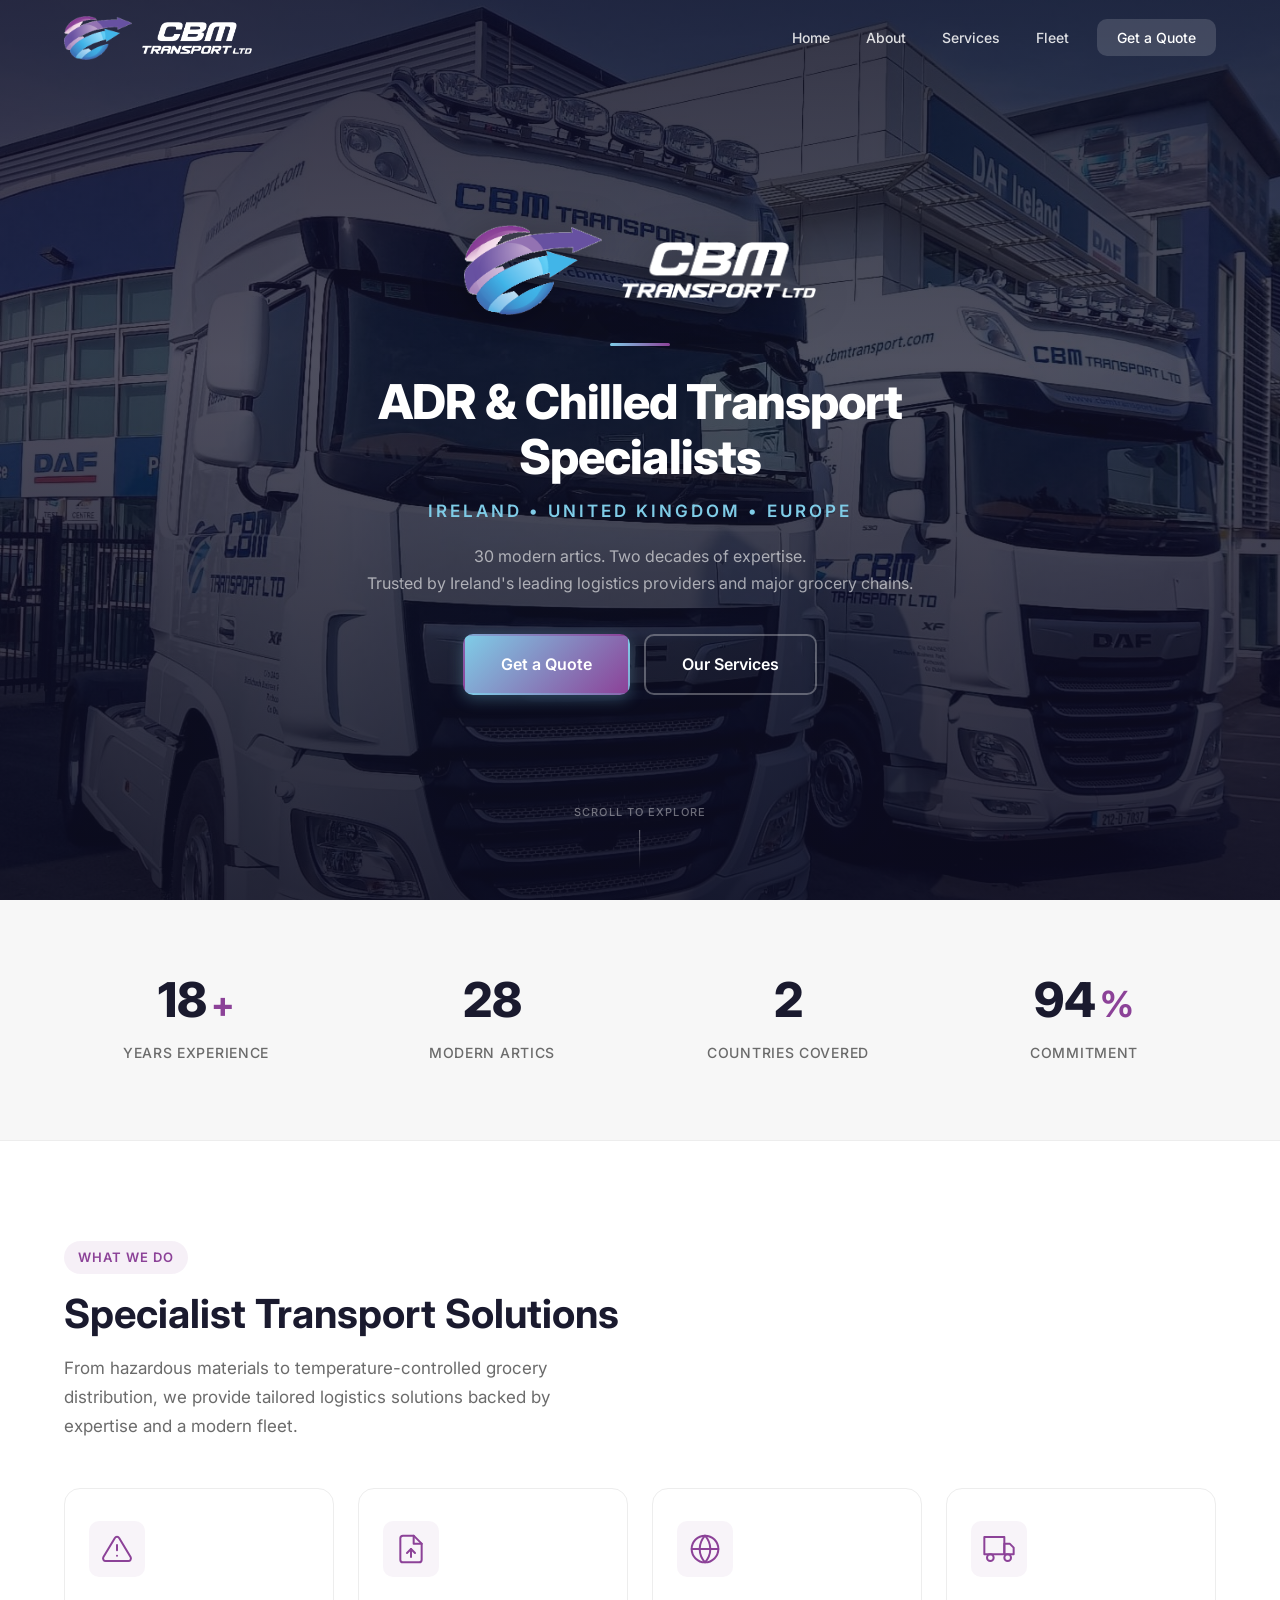
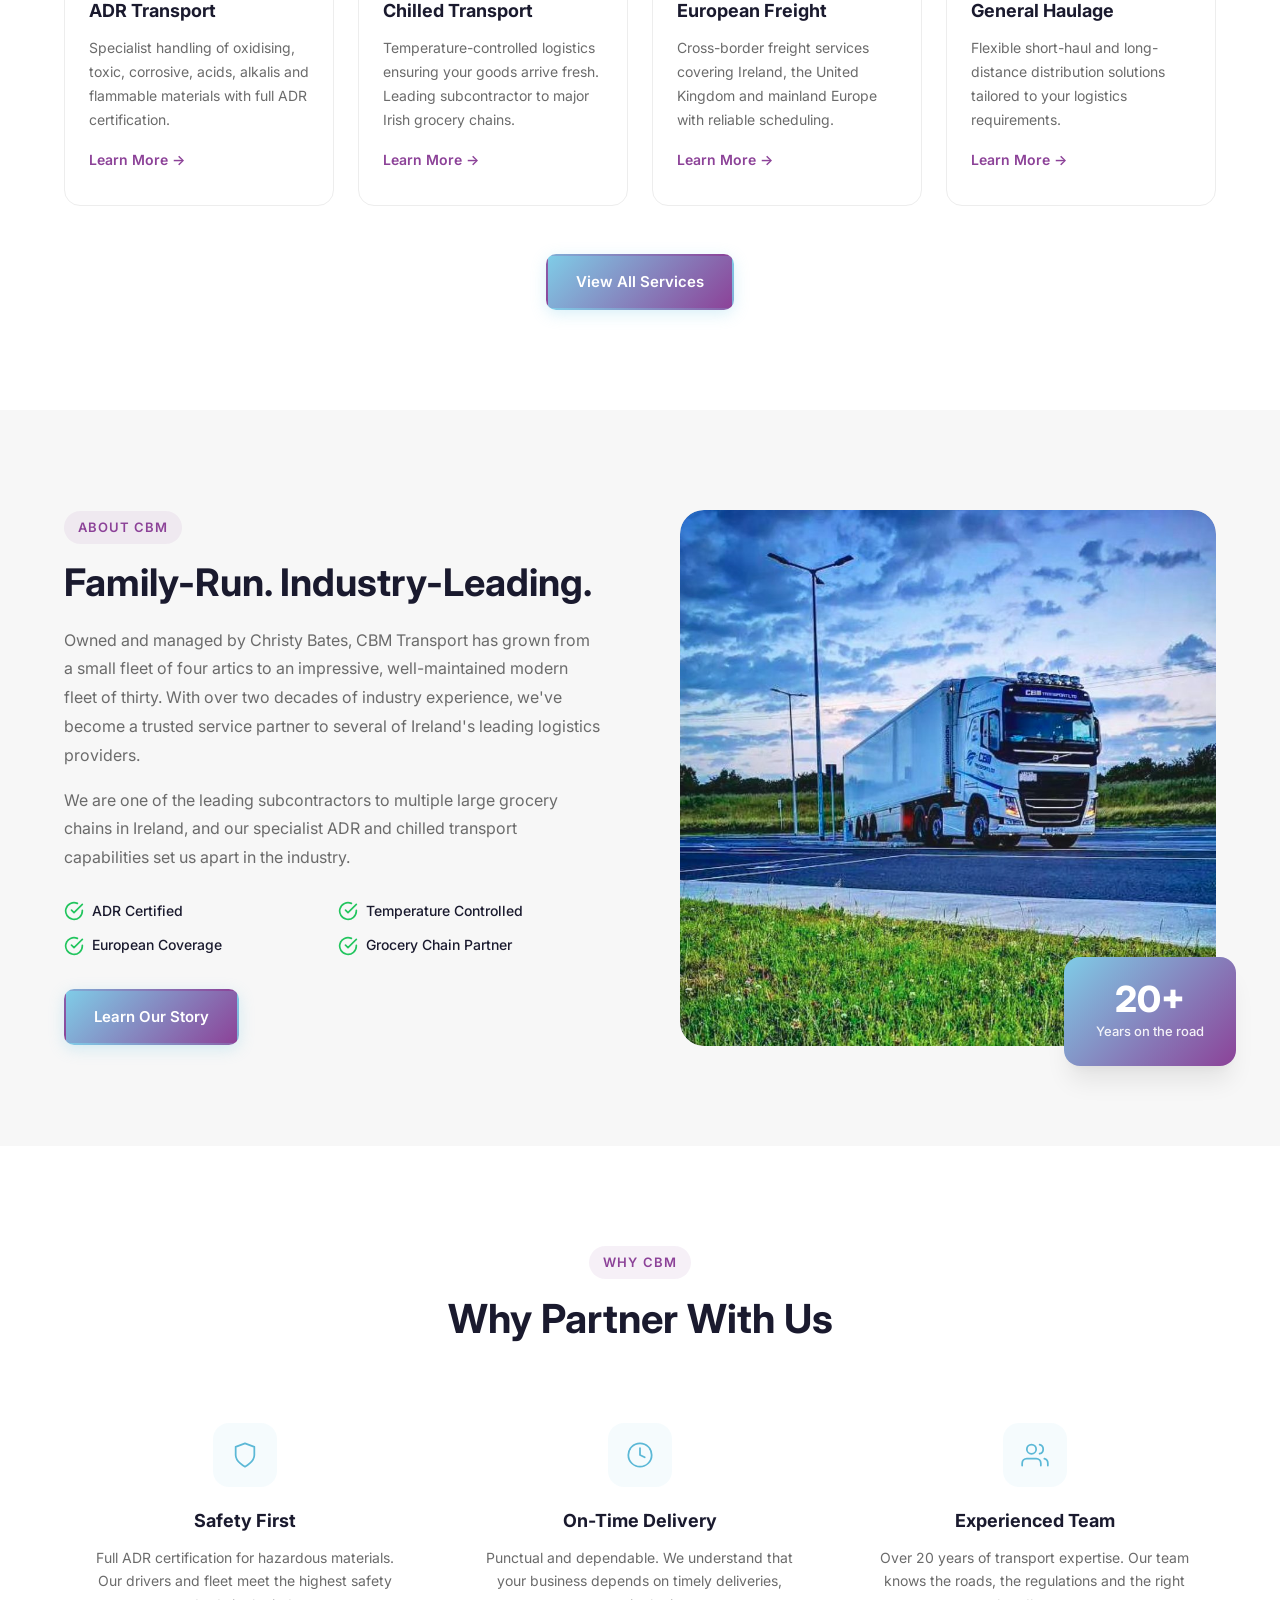
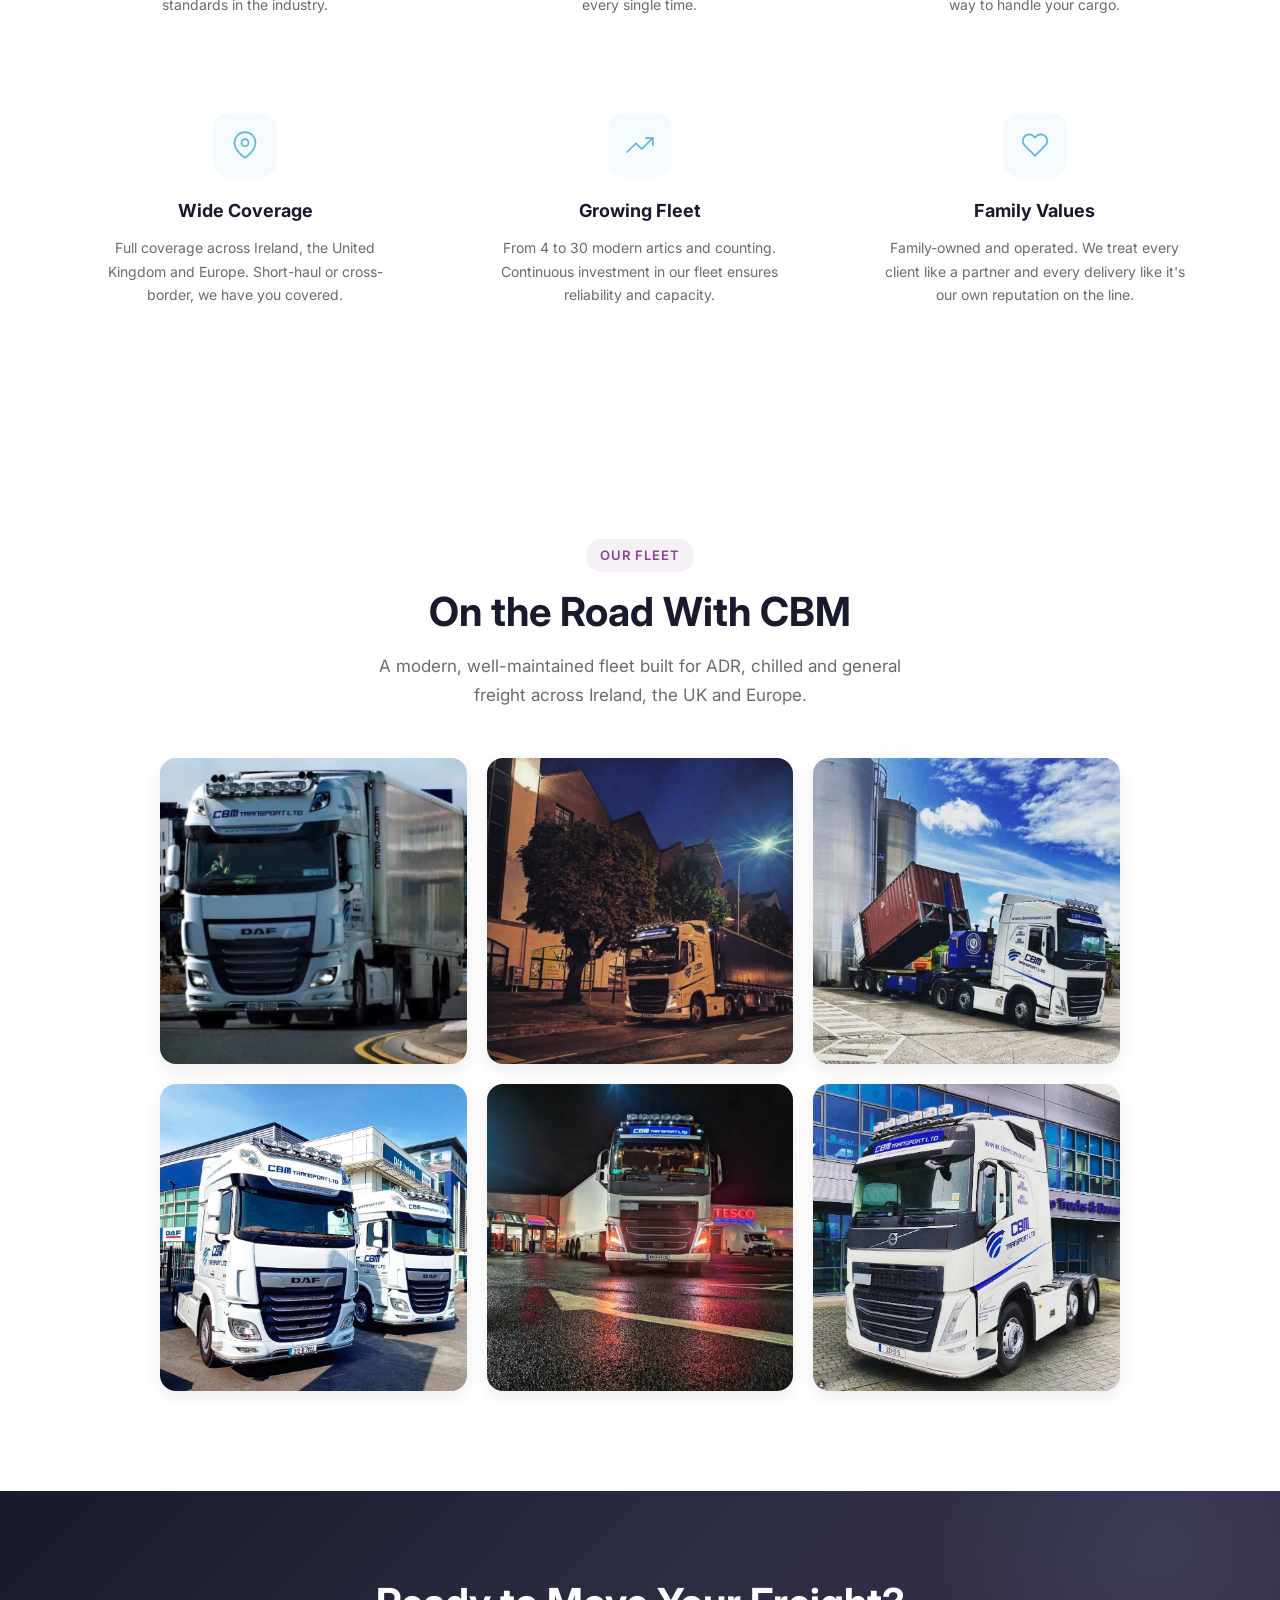
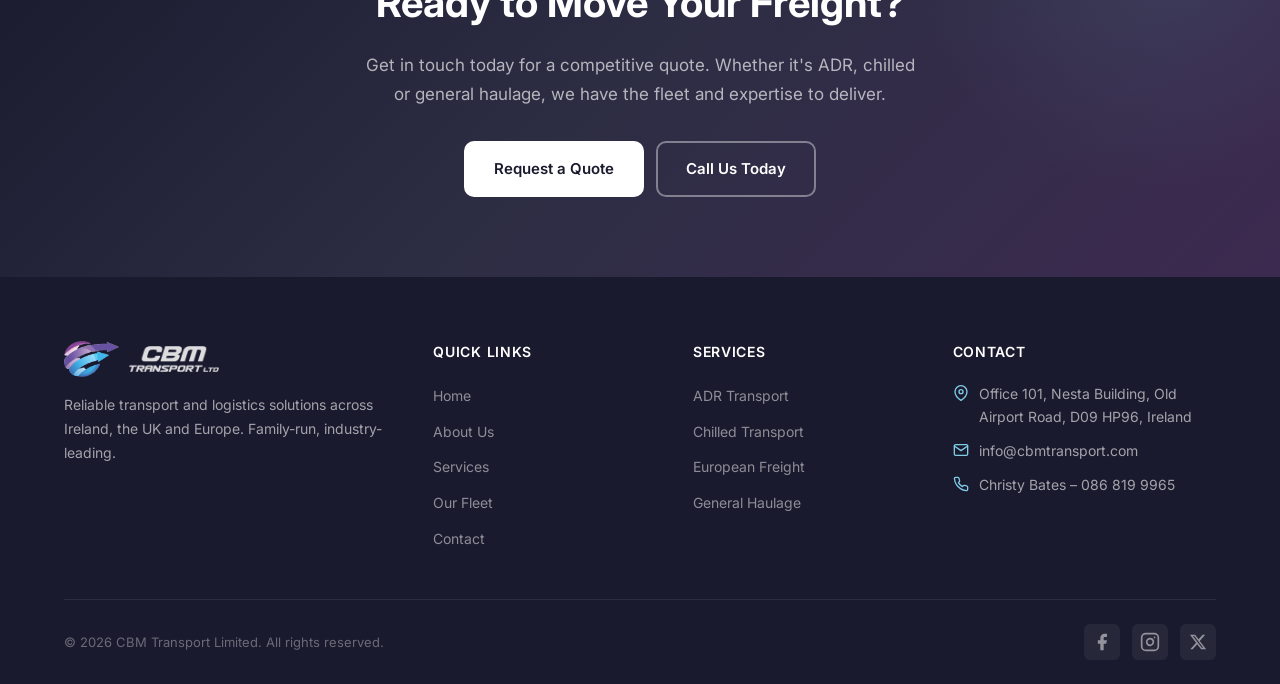
<file: index.html>
<!DOCTYPE html>
<html lang="en">
<head>
    <meta charset="UTF-8">
    <meta name="viewport" content="width=device-width, initial-scale=1.0">
    <meta name="description" content="CBM Transport - Ireland's trusted partner for freight, ADR, chilled transport and logistics across Ireland, UK and Europe.">
    <meta name="keywords" content="CBM Transport, Irish transport, freight, logistics, ADR transport, chilled transport, haulage Ireland">
    <title>CBM Transport | Reliable Logistics Across Ireland, UK &amp; Europe</title>
    <link rel="preconnect" href="https://fonts.googleapis.com">
    <link rel="preconnect" href="https://fonts.gstatic.com" crossorigin>
    <link href="https://fonts.googleapis.com/css2?family=Inter:wght@300;400;500;600;700;800&display=swap" rel="stylesheet">
    <link rel="stylesheet" href="css/style.css?v=2">
    <link rel="icon" type="image/svg+xml" href="images/favicon.svg">
</head>
<body>
    <!-- Navigation -->
    <header class="header" id="header">
        <div class="container">
            <nav class="nav">
                <a href="/" class="nav__logo">
                    <img src="images/logo-main.png" alt="CBM Transport Logo" class="nav__logo-icon-img">
                    <img src="images/logo-header.png" alt="CBM Transport Ltd" class="nav__logo-text-img">
                </a>
                <button class="nav__toggle" id="navToggle" aria-label="Toggle navigation">
                    <span></span>
                    <span></span>
                    <span></span>
                </button>
                <ul class="nav__menu" id="navMenu">
                    <li><a href="/" class="nav__link active">Home</a></li>
                    <li><a href="pages/about.html" class="nav__link">About</a></li>
                    <li><a href="pages/services.html" class="nav__link">Services</a></li>
                    <li><a href="pages/fleet.html" class="nav__link">Fleet</a></li>
                    <li><a href="pages/contact.html" class="nav__link nav__link--cta">Get a Quote</a></li>
                </ul>
            </nav>
        </div>
    </header>

    <!-- Hero Section -->
    <section class="hero hero--photo">
        <div class="hero__bg">
            <img src="images/fleet-truck.jpg" alt="CBM Transport Fleet" class="hero__bg-img">
            <div class="hero__overlay"></div>
        </div>
        <div class="hero__center-wrap">
            <div class="hero__branding">
                <img src="images/logo-main.png" alt="CBM Transport Logo" class="hero__logo-icon">
                <img src="images/logo-header.png" alt="CBM Transport Ltd" class="hero__logo-text">
            </div>
            <div class="hero__divider"></div>
            <h1 class="hero__headline">ADR &amp; Chilled Transport Specialists</h1>
            <p class="hero__route">Ireland &bull; United Kingdom &bull; Europe</p>
            <p class="hero__tagline">30 modern artics. Two decades of expertise.<br>Trusted by Ireland's leading logistics providers and major grocery chains.</p>
            <div class="hero__buttons">
                <a href="pages/contact.html" class="btn btn--primary btn--lg">Get a Quote</a>
                <a href="pages/services.html" class="btn btn--outline btn--lg">Our Services</a>
            </div>
        </div>
        <div class="hero__scroll">
            <span>Scroll to explore</span>
            <div class="hero__scroll-line"></div>
        </div>
    </section>

    <!-- Stats Section -->
    <section class="stats">
        <div class="container">
            <div class="stats__grid">
                <div class="stats__item">
                    <span class="stats__number" data-target="20">0</span>
                    <span class="stats__suffix">+</span>
                    <span class="stats__label">Years Experience</span>
                </div>
                <div class="stats__item">
                    <span class="stats__number" data-target="30">0</span>
                    <span class="stats__suffix"></span>
                    <span class="stats__label">Modern Artics</span>
                </div>
                <div class="stats__item">
                    <span class="stats__number" data-target="3">0</span>
                    <span class="stats__suffix"></span>
                    <span class="stats__label">Countries Covered</span>
                </div>
                <div class="stats__item">
                    <span class="stats__number" data-target="100">0</span>
                    <span class="stats__suffix">%</span>
                    <span class="stats__label">Commitment</span>
                </div>
            </div>
        </div>
    </section>

    <!-- Services Preview -->
    <section class="services-preview" id="services">
        <div class="container">
            <div class="section-header">
                <span class="section-header__tag">What We Do</span>
                <h2 class="section-header__title">Specialist Transport Solutions</h2>
                <p class="section-header__desc">From hazardous materials to temperature-controlled grocery distribution, we provide tailored logistics solutions backed by expertise and a modern fleet.</p>
            </div>
            <div class="services-preview__grid">
                <div class="service-card">
                    <div class="service-card__icon">
                        <svg width="32" height="32" viewBox="0 0 24 24" fill="none" stroke="currentColor" stroke-width="1.5" stroke-linecap="round" stroke-linejoin="round">
                            <path d="M10.29 3.86L1.82 18a2 2 0 0 0 1.71 3h16.94a2 2 0 0 0 1.71-3L13.71 3.86a2 2 0 0 0-3.42 0z"/>
                            <line x1="12" y1="9" x2="12" y2="13"/>
                            <line x1="12" y1="17" x2="12.01" y2="17"/>
                        </svg>
                    </div>
                    <h3 class="service-card__title">ADR Transport</h3>
                    <p class="service-card__desc">Specialist handling of oxidising, toxic, corrosive, acids, alkalis and flammable materials with full ADR certification.</p>
                    <a href="pages/services.html" class="service-card__link">Learn More &rarr;</a>
                </div>
                <div class="service-card">
                    <div class="service-card__icon">
                        <svg width="32" height="32" viewBox="0 0 24 24" fill="none" stroke="currentColor" stroke-width="1.5" stroke-linecap="round" stroke-linejoin="round">
                            <path d="M14 2H6a2 2 0 0 0-2 2v16a2 2 0 0 0 2 2h12a2 2 0 0 0 2-2V8z"/>
                            <polyline points="14 2 14 8 20 8"/>
                            <path d="M12 18v-6"/>
                            <path d="M9 15l3-3 3 3"/>
                        </svg>
                    </div>
                    <h3 class="service-card__title">Chilled Transport</h3>
                    <p class="service-card__desc">Temperature-controlled logistics ensuring your goods arrive fresh. Leading subcontractor to major Irish grocery chains.</p>
                    <a href="pages/services.html" class="service-card__link">Learn More &rarr;</a>
                </div>
                <div class="service-card">
                    <div class="service-card__icon">
                        <svg width="32" height="32" viewBox="0 0 24 24" fill="none" stroke="currentColor" stroke-width="1.5" stroke-linecap="round" stroke-linejoin="round">
                            <circle cx="12" cy="12" r="10"/>
                            <line x1="2" y1="12" x2="22" y2="12"/>
                            <path d="M12 2a15.3 15.3 0 0 1 4 10 15.3 15.3 0 0 1-4 10 15.3 15.3 0 0 1-4-10 15.3 15.3 0 0 1 4-10z"/>
                        </svg>
                    </div>
                    <h3 class="service-card__title">European Freight</h3>
                    <p class="service-card__desc">Cross-border freight services covering Ireland, the United Kingdom and mainland Europe with reliable scheduling.</p>
                    <a href="pages/services.html" class="service-card__link">Learn More &rarr;</a>
                </div>
                <div class="service-card">
                    <div class="service-card__icon">
                        <svg width="32" height="32" viewBox="0 0 24 24" fill="none" stroke="currentColor" stroke-width="1.5" stroke-linecap="round" stroke-linejoin="round">
                            <rect x="1" y="3" width="15" height="13"></rect>
                            <polygon points="16 8 20 8 23 11 23 16 16 16 16 8"></polygon>
                            <circle cx="5.5" cy="18.5" r="2.5"></circle>
                            <circle cx="18.5" cy="18.5" r="2.5"></circle>
                        </svg>
                    </div>
                    <h3 class="service-card__title">General Haulage</h3>
                    <p class="service-card__desc">Flexible short-haul and long-distance distribution solutions tailored to your logistics requirements.</p>
                    <a href="pages/services.html" class="service-card__link">Learn More &rarr;</a>
                </div>
            </div>
            <div class="services-preview__cta">
                <a href="pages/services.html" class="btn btn--primary">View All Services</a>
            </div>
        </div>
    </section>

    <!-- About Preview -->
    <section class="about-preview">
        <div class="container">
            <div class="about-preview__grid">
                <div class="about-preview__content">
                    <span class="section-header__tag">About CBM</span>
                    <h2 class="about-preview__title">Family-Run. Industry-Leading.</h2>
                    <p class="about-preview__text">Owned and managed by Christy Bates, CBM Transport has grown from a small fleet of four artics to an impressive, well-maintained modern fleet of thirty. With over two decades of industry experience, we've become a trusted service partner to several of Ireland's leading logistics providers.</p>
                    <p class="about-preview__text">We are one of the leading subcontractors to multiple large grocery chains in Ireland, and our specialist ADR and chilled transport capabilities set us apart in the industry.</p>
                    <div class="about-preview__features">
                        <div class="about-preview__feature">
                            <svg width="20" height="20" viewBox="0 0 24 24" fill="none" stroke="currentColor" stroke-width="2" stroke-linecap="round" stroke-linejoin="round">
                                <path d="M22 11.08V12a10 10 0 1 1-5.93-9.14"/>
                                <polyline points="22 4 12 14.01 9 11.01"/>
                            </svg>
                            <span>ADR Certified</span>
                        </div>
                        <div class="about-preview__feature">
                            <svg width="20" height="20" viewBox="0 0 24 24" fill="none" stroke="currentColor" stroke-width="2" stroke-linecap="round" stroke-linejoin="round">
                                <path d="M22 11.08V12a10 10 0 1 1-5.93-9.14"/>
                                <polyline points="22 4 12 14.01 9 11.01"/>
                            </svg>
                            <span>Temperature Controlled</span>
                        </div>
                        <div class="about-preview__feature">
                            <svg width="20" height="20" viewBox="0 0 24 24" fill="none" stroke="currentColor" stroke-width="2" stroke-linecap="round" stroke-linejoin="round">
                                <path d="M22 11.08V12a10 10 0 1 1-5.93-9.14"/>
                                <polyline points="22 4 12 14.01 9 11.01"/>
                            </svg>
                            <span>European Coverage</span>
                        </div>
                        <div class="about-preview__feature">
                            <svg width="20" height="20" viewBox="0 0 24 24" fill="none" stroke="currentColor" stroke-width="2" stroke-linecap="round" stroke-linejoin="round">
                                <path d="M22 11.08V12a10 10 0 1 1-5.93-9.14"/>
                                <polyline points="22 4 12 14.01 9 11.01"/>
                            </svg>
                            <span>Grocery Chain Partner</span>
                        </div>
                    </div>
                    <a href="pages/about.html" class="btn btn--primary">Learn Our Story</a>
                </div>
                <div class="about-preview__visual">
                    <div class="about-preview__image-wrapper">
                        <img src="images/hero-daf-dusk.jpg" alt="CBM Transport DAF and refrigerated trailer at dusk" class="about-preview__img">
                    </div>
                    <div class="about-preview__accent-card">
                        <span class="about-preview__accent-number">20+</span>
                        <span class="about-preview__accent-text">Years on the road</span>
                    </div>
                </div>
            </div>
        </div>
    </section>

    <!-- Why Choose Us -->
    <section class="why-us">
        <div class="container">
            <div class="section-header section-header--center">
                <span class="section-header__tag">Why CBM</span>
                <h2 class="section-header__title">Why Partner With Us</h2>
            </div>
            <div class="why-us__grid">
                <div class="why-us__item">
                    <div class="why-us__icon">
                        <svg width="28" height="28" viewBox="0 0 24 24" fill="none" stroke="currentColor" stroke-width="1.5" stroke-linecap="round" stroke-linejoin="round">
                            <path d="M12 22s8-4 8-10V5l-8-3-8 3v7c0 6 8 10 8 10z"/>
                        </svg>
                    </div>
                    <h3 class="why-us__title">Safety First</h3>
                    <p class="why-us__desc">Full ADR certification for hazardous materials. Our drivers and fleet meet the highest safety standards in the industry.</p>
                </div>
                <div class="why-us__item">
                    <div class="why-us__icon">
                        <svg width="28" height="28" viewBox="0 0 24 24" fill="none" stroke="currentColor" stroke-width="1.5" stroke-linecap="round" stroke-linejoin="round">
                            <circle cx="12" cy="12" r="10"/>
                            <polyline points="12 6 12 12 16 14"/>
                        </svg>
                    </div>
                    <h3 class="why-us__title">On-Time Delivery</h3>
                    <p class="why-us__desc">Punctual and dependable. We understand that your business depends on timely deliveries, every single time.</p>
                </div>
                <div class="why-us__item">
                    <div class="why-us__icon">
                        <svg width="28" height="28" viewBox="0 0 24 24" fill="none" stroke="currentColor" stroke-width="1.5" stroke-linecap="round" stroke-linejoin="round">
                            <path d="M17 21v-2a4 4 0 0 0-4-4H5a4 4 0 0 0-4 4v2"/>
                            <circle cx="9" cy="7" r="4"/>
                            <path d="M23 21v-2a4 4 0 0 0-3-3.87"/>
                            <path d="M16 3.13a4 4 0 0 1 0 7.75"/>
                        </svg>
                    </div>
                    <h3 class="why-us__title">Experienced Team</h3>
                    <p class="why-us__desc">Over 20 years of transport expertise. Our team knows the roads, the regulations and the right way to handle your cargo.</p>
                </div>
                <div class="why-us__item">
                    <div class="why-us__icon">
                        <svg width="28" height="28" viewBox="0 0 24 24" fill="none" stroke="currentColor" stroke-width="1.5" stroke-linecap="round" stroke-linejoin="round">
                            <path d="M21 10c0 7-9 13-9 13s-9-6-9-13a9 9 0 0 1 18 0z"/>
                            <circle cx="12" cy="10" r="3"/>
                        </svg>
                    </div>
                    <h3 class="why-us__title">Wide Coverage</h3>
                    <p class="why-us__desc">Full coverage across Ireland, the United Kingdom and Europe. Short-haul or cross-border, we have you covered.</p>
                </div>
                <div class="why-us__item">
                    <div class="why-us__icon">
                        <svg width="28" height="28" viewBox="0 0 24 24" fill="none" stroke="currentColor" stroke-width="1.5" stroke-linecap="round" stroke-linejoin="round">
                            <polyline points="23 6 13.5 15.5 8.5 10.5 1 18"/>
                            <polyline points="17 6 23 6 23 12"/>
                        </svg>
                    </div>
                    <h3 class="why-us__title">Growing Fleet</h3>
                    <p class="why-us__desc">From 4 to 30 modern artics and counting. Continuous investment in our fleet ensures reliability and capacity.</p>
                </div>
                <div class="why-us__item">
                    <div class="why-us__icon">
                        <svg width="28" height="28" viewBox="0 0 24 24" fill="none" stroke="currentColor" stroke-width="1.5" stroke-linecap="round" stroke-linejoin="round">
                            <path d="M20.84 4.61a5.5 5.5 0 0 0-7.78 0L12 5.67l-1.06-1.06a5.5 5.5 0 0 0-7.78 7.78l1.06 1.06L12 21.23l7.78-7.78 1.06-1.06a5.5 5.5 0 0 0 0-7.78z"/>
                        </svg>
                    </div>
                    <h3 class="why-us__title">Family Values</h3>
                    <p class="why-us__desc">Family-owned and operated. We treat every client like a partner and every delivery like it's our own reputation on the line.</p>
                </div>
            </div>
        </div>
    </section>

    <!-- Fleet Gallery -->
    <section class="gallery">
        <div class="container">
            <div class="section-header section-header--center">
                <span class="section-header__tag">Our Fleet</span>
                <h2 class="section-header__title">On the Road With CBM</h2>
                <p class="section-header__desc">A modern, well-maintained fleet built for ADR, chilled and general freight across Ireland, the UK and Europe.</p>
            </div>
            <div class="gallery__grid">
                <figure class="gallery__item gallery__item--pos-daf-road">
                    <img src="images/fleet-daf-road.jpg" alt="CBM Transport DAF with refrigerated trailer on the road" loading="lazy">
                </figure>
                <figure class="gallery__item gallery__item--pos-night-trees">
                    <img src="images/fleet-volvo-night-trees.jpg" alt="CBM Transport Volvo parked on a city street at night" loading="lazy">
                </figure>
                <figure class="gallery__item gallery__item--pos-container">
                    <img src="images/fleet-volvo-container.jpg" alt="CBM Transport Volvo hauling a container under blue sky" loading="lazy">
                </figure>
                <figure class="gallery__item gallery__item--pos-dealership">
                    <img src="images/about-fleet-dealership.jpg" alt="Two CBM Transport DAF trucks outside a modern dealership" loading="lazy">
                </figure>
                <figure class="gallery__item gallery__item--pos-tesco">
                    <img src="images/fleet-tesco-forecourt.jpg" alt="CBM Transport Volvo lit up at a Tesco store at night" loading="lazy">
                </figure>
                <figure class="gallery__item gallery__item--pos-glass">
                    <img src="images/fleet-volvo-glass.jpg" alt="CBM Transport Volvo outside a modern glass-fronted building" loading="lazy">
                </figure>
            </div>
        </div>
    </section>

    <!-- CTA Banner -->
    <section class="cta-banner">
        <div class="container">
            <div class="cta-banner__content">
                <h2 class="cta-banner__title">Ready to Move Your Freight?</h2>
                <p class="cta-banner__desc">Get in touch today for a competitive quote. Whether it's ADR, chilled or general haulage, we have the fleet and expertise to deliver.</p>
                <div class="cta-banner__actions">
                    <a href="pages/contact.html" class="btn btn--white">Request a Quote</a>
                    <a href="tel:+353868199965" class="btn btn--outline-white">Call Us Today</a>
                </div>
            </div>
        </div>
    </section>

    <!-- Footer -->
    <footer class="footer">
        <div class="container">
            <div class="footer__grid">
                <div class="footer__brand">
                    <a href="/" class="footer__logo">
                        <img src="images/logo-main.png" alt="CBM Transport Logo" class="footer__logo-icon-img">
                        <img src="images/logo-header.png" alt="CBM Transport Ltd" class="footer__logo-text-img">
                    </a>
                    <p class="footer__tagline">Reliable transport and logistics solutions across Ireland, the UK and Europe. Family-run, industry-leading.</p>
                </div>
                <div class="footer__links">
                    <h4 class="footer__heading">Quick Links</h4>
                    <ul>
                        <li><a href="/">Home</a></li>
                        <li><a href="pages/about.html">About Us</a></li>
                        <li><a href="pages/services.html">Services</a></li>
                        <li><a href="pages/fleet.html">Our Fleet</a></li>
                        <li><a href="pages/contact.html">Contact</a></li>
                    </ul>
                </div>
                <div class="footer__links">
                    <h4 class="footer__heading">Services</h4>
                    <ul>
                        <li><a href="pages/services.html">ADR Transport</a></li>
                        <li><a href="pages/services.html">Chilled Transport</a></li>
                        <li><a href="pages/services.html">European Freight</a></li>
                        <li><a href="pages/services.html">General Haulage</a></li>
                    </ul>
                </div>
                <div class="footer__contact">
                    <h4 class="footer__heading">Contact</h4>
                    <ul>
                        <li>
                            <svg width="16" height="16" viewBox="0 0 24 24" fill="none" stroke="currentColor" stroke-width="2" stroke-linecap="round" stroke-linejoin="round">
                                <path d="M21 10c0 7-9 13-9 13s-9-6-9-13a9 9 0 0 1 18 0z"/>
                                <circle cx="12" cy="10" r="3"/>
                            </svg>
                            <span>Office 101, Nesta Building, Old Airport Road, D09 HP96, Ireland</span>
                        </li>
                        <li>
                            <svg width="16" height="16" viewBox="0 0 24 24" fill="none" stroke="currentColor" stroke-width="2" stroke-linecap="round" stroke-linejoin="round">
                                <path d="M4 4h16c1.1 0 2 .9 2 2v12c0 1.1-.9 2-2 2H4c-1.1 0-2-.9-2-2V6c0-1.1.9-2 2-2z"/>
                                <polyline points="22,6 12,13 2,6"/>
                            </svg>
                            <span>info@cbmtransport.com</span>
                        </li>
                        <li>
                            <svg width="16" height="16" viewBox="0 0 24 24" fill="none" stroke="currentColor" stroke-width="2" stroke-linecap="round" stroke-linejoin="round">
                                <path d="M22 16.92v3a2 2 0 0 1-2.18 2 19.79 19.79 0 0 1-8.63-3.07 19.5 19.5 0 0 1-6-6 19.79 19.79 0 0 1-3.07-8.67A2 2 0 0 1 4.11 2h3a2 2 0 0 1 2 1.72 12.84 12.84 0 0 0 .7 2.81 2 2 0 0 1-.45 2.11L8.09 9.91a16 16 0 0 0 6 6l1.27-1.27a2 2 0 0 1 2.11-.45 12.84 12.84 0 0 0 2.81.7A2 2 0 0 1 22 16.92z"/>
                            </svg>
                            <span>Christy Bates &ndash; 086 819 9965</span>
                        </li>
                    </ul>
                </div>
            </div>
            <div class="footer__bottom">
                <p>&copy; 2026 CBM Transport Limited. All rights reserved.</p>
                <div class="footer__social">
                    <a href="https://www.facebook.com/p/CBM-transport-ltd-100067966658637/" target="_blank" rel="noopener" aria-label="Facebook">
                        <svg width="20" height="20" viewBox="0 0 24 24" fill="currentColor">
                            <path d="M18 2h-3a5 5 0 0 0-5 5v3H7v4h3v8h4v-8h3l1-4h-4V7a1 1 0 0 1 1-1h3z"/>
                        </svg>
                    </a>
                    <a href="https://www.instagram.com/cbmtransport_" target="_blank" rel="noopener" aria-label="Instagram">
                        <svg width="20" height="20" viewBox="0 0 24 24" fill="none" stroke="currentColor" stroke-width="2" stroke-linecap="round" stroke-linejoin="round">
                            <rect x="2" y="2" width="20" height="20" rx="5" ry="5"/><path d="M16 11.37A4 4 0 1 1 12.63 8 4 4 0 0 1 16 11.37z"/><line x1="17.5" y1="6.5" x2="17.51" y2="6.5"/>
                        </svg>
                    </a>
                    <a href="https://x.com/CBMTransport" target="_blank" rel="noopener" aria-label="X (Twitter)">
                        <svg width="18" height="18" viewBox="0 0 24 24" fill="currentColor">
                            <path d="M18.244 2.25h3.308l-7.227 8.26 8.502 11.24H16.17l-5.214-6.817L4.99 21.75H1.68l7.73-8.835L1.254 2.25H8.08l4.713 6.231zm-1.161 17.52h1.833L7.084 4.126H5.117z"/>
                        </svg>
                    </a>
                </div>
            </div>
        </div>
    </footer>

    <script src="js/main.js"></script>
</body>
</html>
</file>
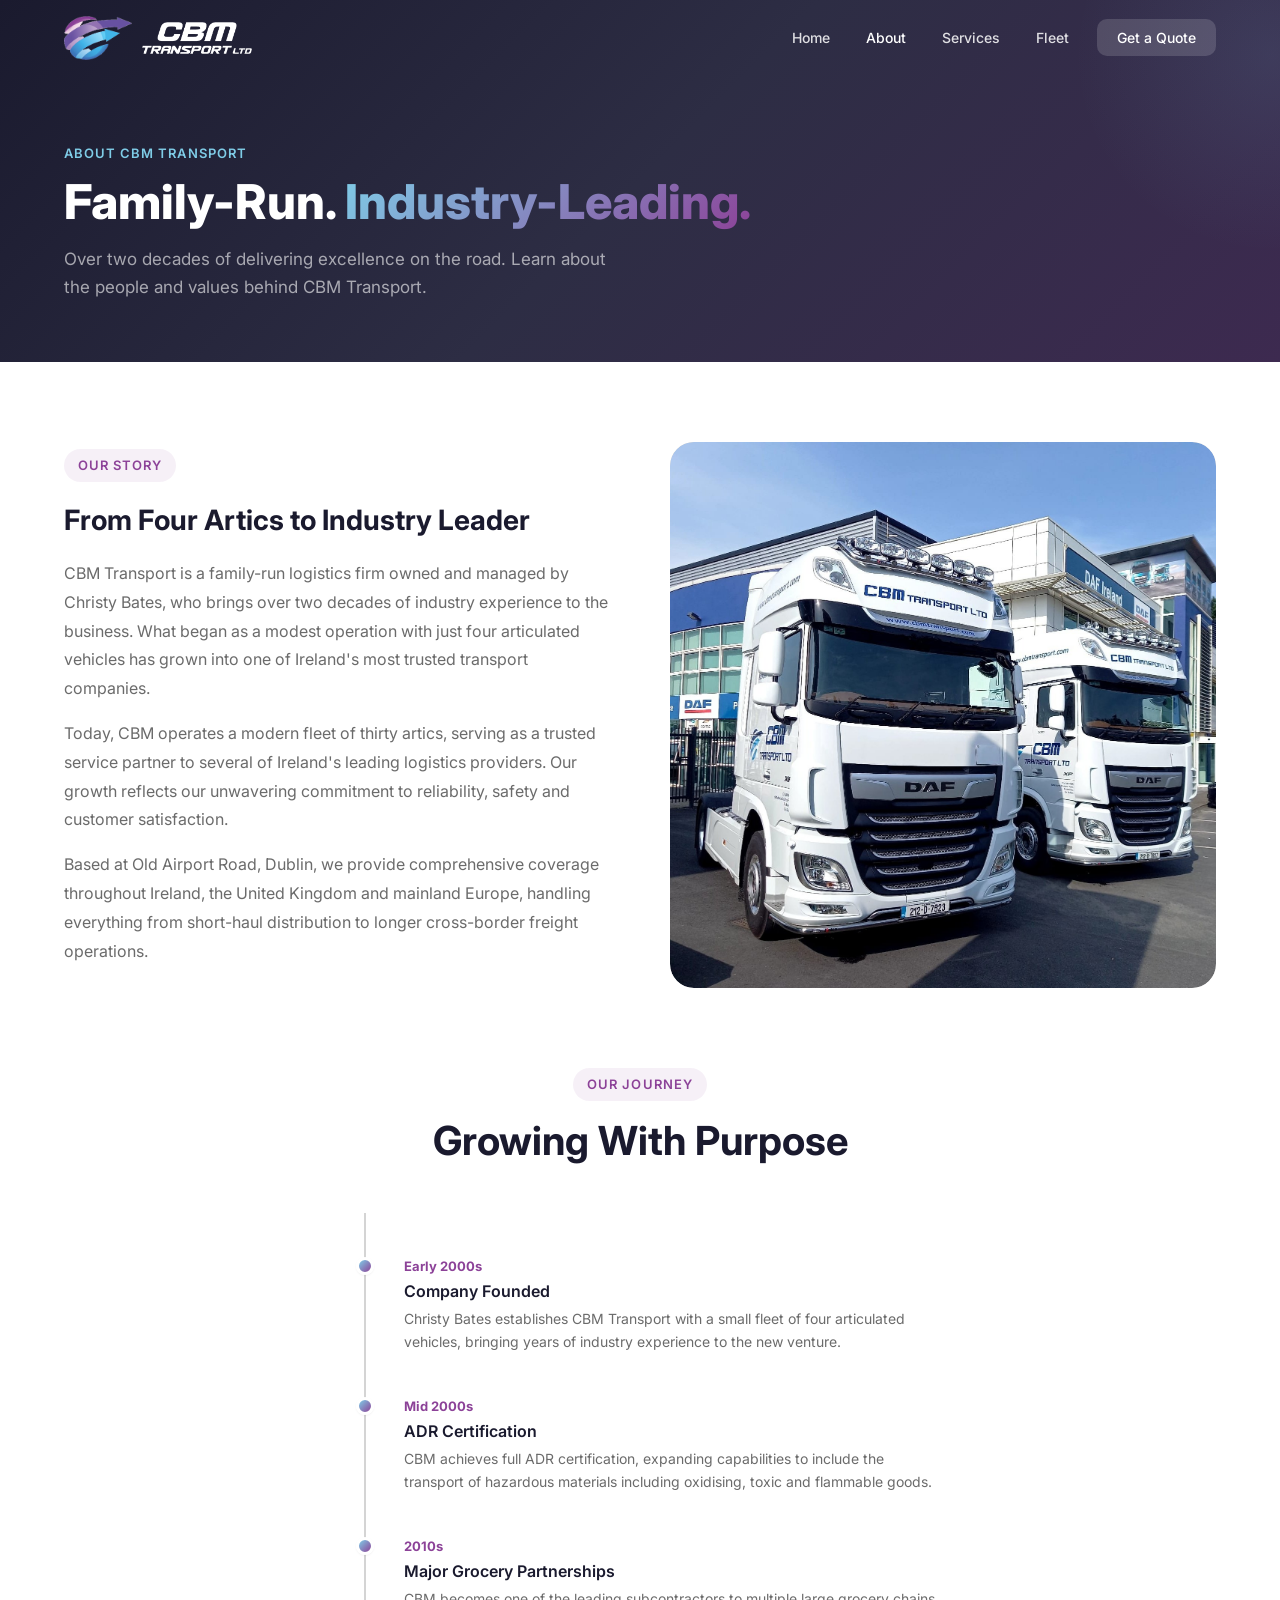
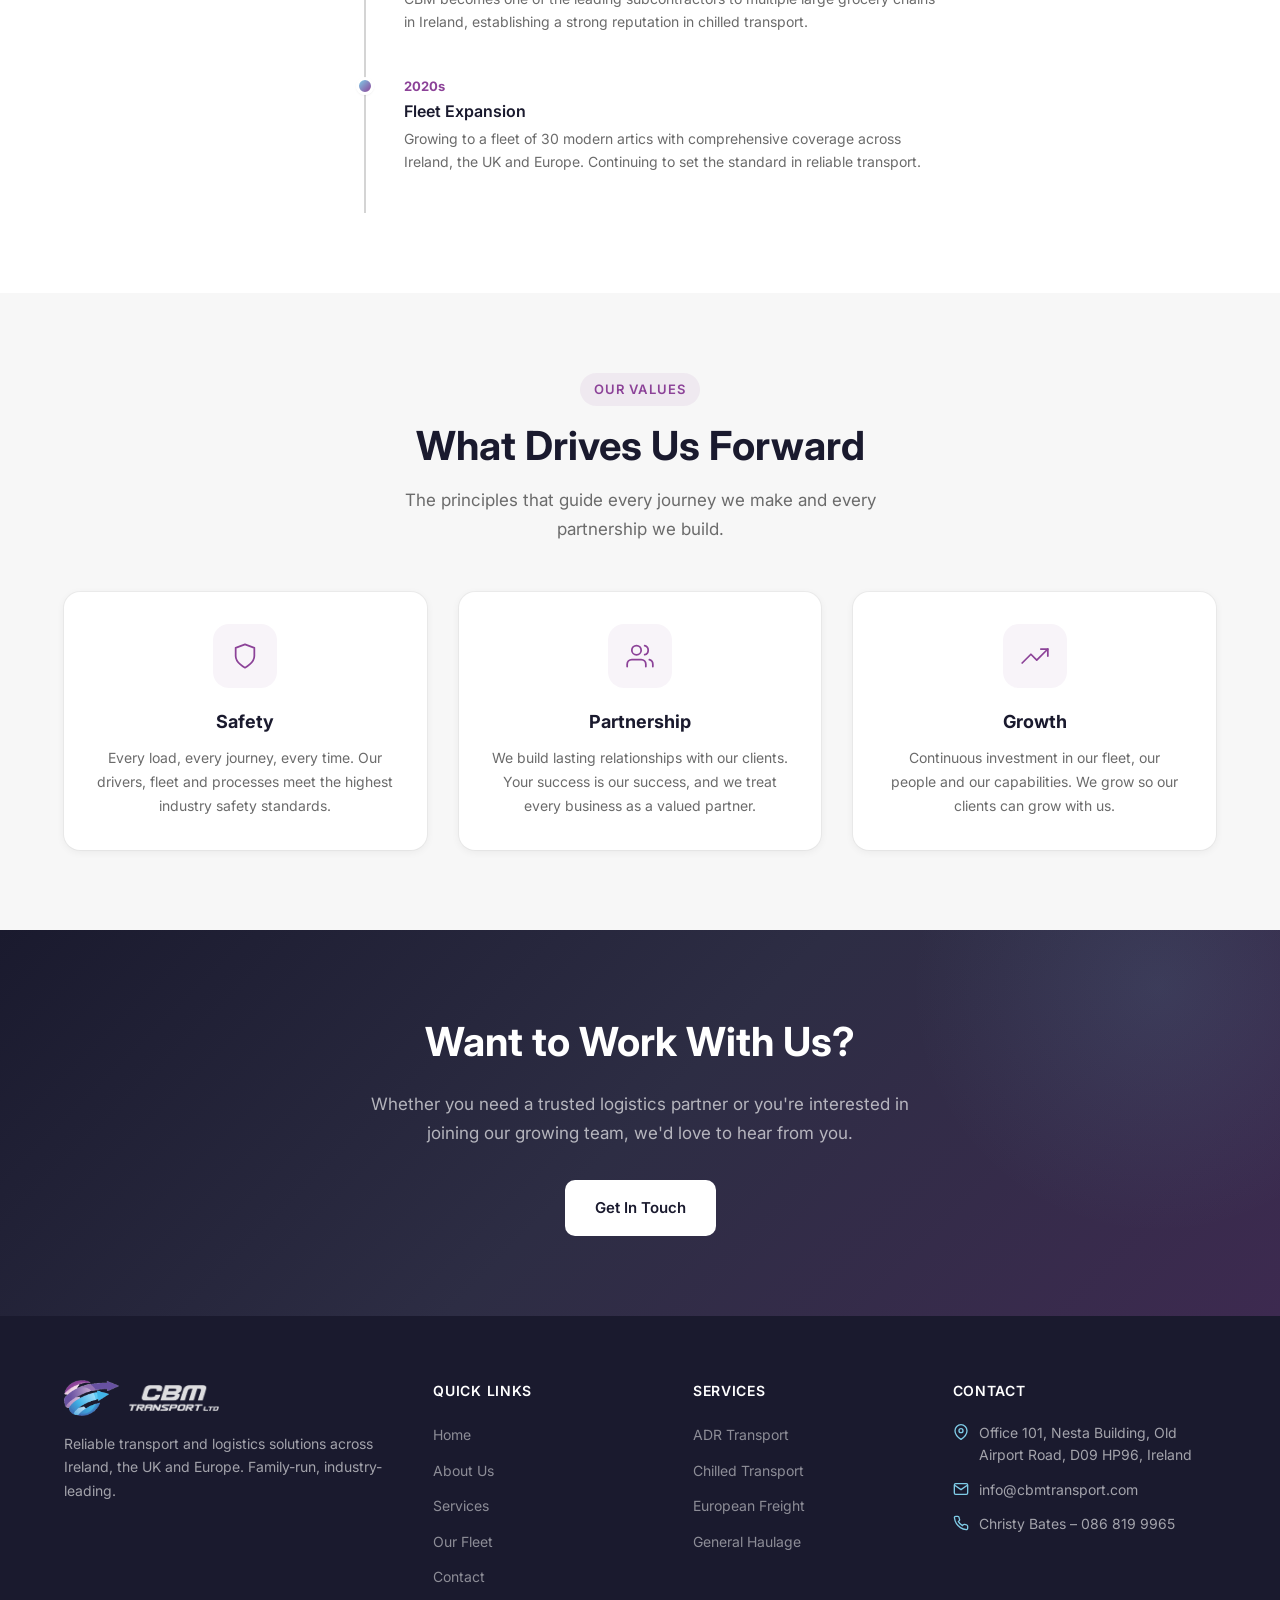
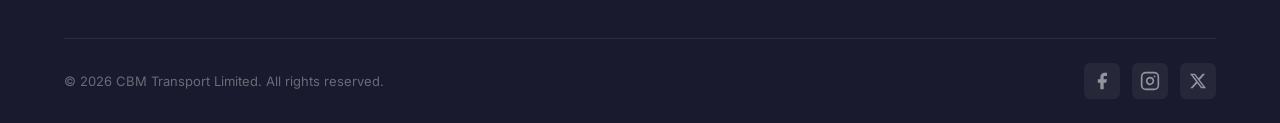
<file: pages/about.html>
<!DOCTYPE html>
<html lang="en">
<head>
    <meta charset="UTF-8">
    <meta name="viewport" content="width=device-width, initial-scale=1.0">
    <meta name="description" content="Learn about CBM Transport - a family-run Irish logistics company with over 20 years of experience in ADR, chilled and general freight transport.">
    <title>About Us | CBM Transport</title>
    <link rel="preconnect" href="https://fonts.googleapis.com">
    <link rel="preconnect" href="https://fonts.gstatic.com" crossorigin>
    <link href="https://fonts.googleapis.com/css2?family=Inter:wght@300;400;500;600;700;800&display=swap" rel="stylesheet">
    <link rel="stylesheet" href="../css/style.css">
    <link rel="icon" type="image/svg+xml" href="../images/favicon.svg">
</head>
<body>
    <!-- Navigation -->
    <header class="header" id="header">
        <div class="container">
            <nav class="nav">
                <a href="../index.html" class="nav__logo">
                    <img src="../images/logo-main.png" alt="CBM Transport Logo" class="nav__logo-icon-img">
                    <img src="../images/logo-header.png" alt="CBM Transport Ltd" class="nav__logo-text-img">
                </a>
                <button class="nav__toggle" id="navToggle" aria-label="Toggle navigation">
                    <span></span><span></span><span></span>
                </button>
                <ul class="nav__menu" id="navMenu">
                    <li><a href="../index.html" class="nav__link">Home</a></li>
                    <li><a href="about.html" class="nav__link active">About</a></li>
                    <li><a href="services.html" class="nav__link">Services</a></li>
                    <li><a href="fleet.html" class="nav__link">Fleet</a></li>
                    <li><a href="contact.html" class="nav__link nav__link--cta">Get a Quote</a></li>
                </ul>
            </nav>
        </div>
    </header>

    <!-- Page Header -->
    <section class="page-header">
        <div class="container">
            <div class="page-header__content">
                <span class="page-header__tag">About CBM Transport</span>
                <h1 class="page-header__title">Family-Run. <span class="text-gradient">Industry-Leading.</span></h1>
                <p class="page-header__desc">Over two decades of delivering excellence on the road. Learn about the people and values behind CBM Transport.</p>
            </div>
        </div>
    </section>

    <!-- Our Story -->
    <section class="about-section">
        <div class="container">
            <div class="about-story">
                <div class="about-story__text">
                    <span class="section-header__tag">Our Story</span>
                    <h3>From Four Artics to Industry Leader</h3>
                    <p>CBM Transport is a family-run logistics firm owned and managed by Christy Bates, who brings over two decades of industry experience to the business. What began as a modest operation with just four articulated vehicles has grown into one of Ireland's most trusted transport companies.</p>
                    <p>Today, CBM operates a modern fleet of thirty artics, serving as a trusted service partner to several of Ireland's leading logistics providers. Our growth reflects our unwavering commitment to reliability, safety and customer satisfaction.</p>
                    <p>Based at Old Airport Road, Dublin, we provide comprehensive coverage throughout Ireland, the United Kingdom and mainland Europe, handling everything from short-haul distribution to longer cross-border freight operations.</p>
                </div>
                <div class="about-preview__visual">
                    <div class="about-preview__image-wrapper">
                        <img src="../images/fleet-truck.jpg" alt="CBM Transport DAF fleet trucks" class="about-preview__img">
                    </div>
                </div>
            </div>

            <!-- Timeline -->
            <div class="section-header section-header--center" style="margin-top: 40px;">
                <span class="section-header__tag">Our Journey</span>
                <h2 class="section-header__title">Growing With Purpose</h2>
            </div>
            <div class="timeline">
                <div class="timeline__item">
                    <div class="timeline__dot"></div>
                    <span class="timeline__year">Early 2000s</span>
                    <h4 class="timeline__title">Company Founded</h4>
                    <p class="timeline__desc">Christy Bates establishes CBM Transport with a small fleet of four articulated vehicles, bringing years of industry experience to the new venture.</p>
                </div>
                <div class="timeline__item">
                    <div class="timeline__dot"></div>
                    <span class="timeline__year">Mid 2000s</span>
                    <h4 class="timeline__title">ADR Certification</h4>
                    <p class="timeline__desc">CBM achieves full ADR certification, expanding capabilities to include the transport of hazardous materials including oxidising, toxic and flammable goods.</p>
                </div>
                <div class="timeline__item">
                    <div class="timeline__dot"></div>
                    <span class="timeline__year">2010s</span>
                    <h4 class="timeline__title">Major Grocery Partnerships</h4>
                    <p class="timeline__desc">CBM becomes one of the leading subcontractors to multiple large grocery chains in Ireland, establishing a strong reputation in chilled transport.</p>
                </div>
                <div class="timeline__item">
                    <div class="timeline__dot"></div>
                    <span class="timeline__year">2020s</span>
                    <h4 class="timeline__title">Fleet Expansion</h4>
                    <p class="timeline__desc">Growing to a fleet of 30 modern artics with comprehensive coverage across Ireland, the UK and Europe. Continuing to set the standard in reliable transport.</p>
                </div>
            </div>
        </div>
    </section>

    <!-- Values -->
    <section class="about-values">
        <div class="container">
            <div class="section-header section-header--center">
                <span class="section-header__tag">Our Values</span>
                <h2 class="section-header__title">What Drives Us Forward</h2>
                <p class="section-header__desc">The principles that guide every journey we make and every partnership we build.</p>
            </div>
            <div class="about-values__grid">
                <div class="value-card">
                    <div class="value-card__icon">
                        <svg width="28" height="28" viewBox="0 0 24 24" fill="none" stroke="currentColor" stroke-width="1.5" stroke-linecap="round" stroke-linejoin="round">
                            <path d="M12 22s8-4 8-10V5l-8-3-8 3v7c0 6 8 10 8 10z"/>
                        </svg>
                    </div>
                    <h3 class="value-card__title">Safety</h3>
                    <p class="value-card__desc">Every load, every journey, every time. Our drivers, fleet and processes meet the highest industry safety standards.</p>
                </div>
                <div class="value-card">
                    <div class="value-card__icon">
                        <svg width="28" height="28" viewBox="0 0 24 24" fill="none" stroke="currentColor" stroke-width="1.5" stroke-linecap="round" stroke-linejoin="round">
                            <path d="M17 21v-2a4 4 0 0 0-4-4H5a4 4 0 0 0-4 4v2"/>
                            <circle cx="9" cy="7" r="4"/>
                            <path d="M23 21v-2a4 4 0 0 0-3-3.87"/>
                            <path d="M16 3.13a4 4 0 0 1 0 7.75"/>
                        </svg>
                    </div>
                    <h3 class="value-card__title">Partnership</h3>
                    <p class="value-card__desc">We build lasting relationships with our clients. Your success is our success, and we treat every business as a valued partner.</p>
                </div>
                <div class="value-card">
                    <div class="value-card__icon">
                        <svg width="28" height="28" viewBox="0 0 24 24" fill="none" stroke="currentColor" stroke-width="1.5" stroke-linecap="round" stroke-linejoin="round">
                            <polyline points="23 6 13.5 15.5 8.5 10.5 1 18"/>
                            <polyline points="17 6 23 6 23 12"/>
                        </svg>
                    </div>
                    <h3 class="value-card__title">Growth</h3>
                    <p class="value-card__desc">Continuous investment in our fleet, our people and our capabilities. We grow so our clients can grow with us.</p>
                </div>
            </div>
        </div>
    </section>

    <!-- CTA -->
    <section class="cta-banner">
        <div class="container">
            <div class="cta-banner__content">
                <h2 class="cta-banner__title">Want to Work With Us?</h2>
                <p class="cta-banner__desc">Whether you need a trusted logistics partner or you're interested in joining our growing team, we'd love to hear from you.</p>
                <div class="cta-banner__actions">
                    <a href="contact.html" class="btn btn--white">Get In Touch</a>
                </div>
            </div>
        </div>
    </section>

    <!-- Footer -->
    <footer class="footer">
        <div class="container">
            <div class="footer__grid">
                <div class="footer__brand">
                    <a href="../index.html" class="footer__logo">
                        <img src="../images/logo-main.png" alt="CBM Transport Logo" class="footer__logo-icon-img">
                        <img src="../images/logo-header.png" alt="CBM Transport Ltd" class="footer__logo-text-img">
                    </a>
                    <p class="footer__tagline">Reliable transport and logistics solutions across Ireland, the UK and Europe. Family-run, industry-leading.</p>
                </div>
                <div class="footer__links">
                    <h4 class="footer__heading">Quick Links</h4>
                    <ul>
                        <li><a href="../index.html">Home</a></li>
                        <li><a href="about.html">About Us</a></li>
                        <li><a href="services.html">Services</a></li>
                        <li><a href="fleet.html">Our Fleet</a></li>
                        <li><a href="contact.html">Contact</a></li>
                    </ul>
                </div>
                <div class="footer__links">
                    <h4 class="footer__heading">Services</h4>
                    <ul>
                        <li><a href="services.html">ADR Transport</a></li>
                        <li><a href="services.html">Chilled Transport</a></li>
                        <li><a href="services.html">European Freight</a></li>
                        <li><a href="services.html">General Haulage</a></li>
                    </ul>
                </div>
                <div class="footer__contact">
                    <h4 class="footer__heading">Contact</h4>
                    <ul>
                        <li>
                            <svg width="16" height="16" viewBox="0 0 24 24" fill="none" stroke="currentColor" stroke-width="2"><path d="M21 10c0 7-9 13-9 13s-9-6-9-13a9 9 0 0 1 18 0z"/><circle cx="12" cy="10" r="3"/></svg>
                            <span>Office 101, Nesta Building, Old Airport Road, D09 HP96, Ireland</span>
                        </li>
                        <li>
                            <svg width="16" height="16" viewBox="0 0 24 24" fill="none" stroke="currentColor" stroke-width="2"><path d="M4 4h16c1.1 0 2 .9 2 2v12c0 1.1-.9 2-2 2H4c-1.1 0-2-.9-2-2V6c0-1.1.9-2 2-2z"/><polyline points="22,6 12,13 2,6"/></svg>
                            <span>info@cbmtransport.com</span>
                        </li>
                        <li>
                            <svg width="16" height="16" viewBox="0 0 24 24" fill="none" stroke="currentColor" stroke-width="2"><path d="M22 16.92v3a2 2 0 0 1-2.18 2 19.79 19.79 0 0 1-8.63-3.07 19.5 19.5 0 0 1-6-6 19.79 19.79 0 0 1-3.07-8.67A2 2 0 0 1 4.11 2h3a2 2 0 0 1 2 1.72 12.84 12.84 0 0 0 .7 2.81 2 2 0 0 1-.45 2.11L8.09 9.91a16 16 0 0 0 6 6l1.27-1.27a2 2 0 0 1 2.11-.45 12.84 12.84 0 0 0 2.81.7A2 2 0 0 1 22 16.92z"/></svg>
                            <span>Christy Bates &ndash; 086 819 9965</span>
                        </li>
                    </ul>
                </div>
            </div>
            <div class="footer__bottom">
                <p>&copy; 2026 CBM Transport Limited. All rights reserved.</p>
                <div class="footer__social">
                    <a href="https://www.facebook.com/p/CBM-transport-ltd-100067966658637/" target="_blank" rel="noopener" aria-label="Facebook">
                        <svg width="20" height="20" viewBox="0 0 24 24" fill="currentColor"><path d="M18 2h-3a5 5 0 0 0-5 5v3H7v4h3v8h4v-8h3l1-4h-4V7a1 1 0 0 1 1-1h3z"/></svg>
                    </a>
                    <a href="https://www.instagram.com/cbmtransport_" target="_blank" rel="noopener" aria-label="Instagram">
                        <svg width="20" height="20" viewBox="0 0 24 24" fill="none" stroke="currentColor" stroke-width="2" stroke-linecap="round" stroke-linejoin="round"><rect x="2" y="2" width="20" height="20" rx="5" ry="5"/><path d="M16 11.37A4 4 0 1 1 12.63 8 4 4 0 0 1 16 11.37z"/><line x1="17.5" y1="6.5" x2="17.51" y2="6.5"/></svg>
                    </a>
                    <a href="https://x.com/CBMTransport" target="_blank" rel="noopener" aria-label="X (Twitter)">
                        <svg width="18" height="18" viewBox="0 0 24 24" fill="currentColor"><path d="M18.244 2.25h3.308l-7.227 8.26 8.502 11.24H16.17l-5.214-6.817L4.99 21.75H1.68l7.73-8.835L1.254 2.25H8.08l4.713 6.231zm-1.161 17.52h1.833L7.084 4.126H5.117z"/></svg>
                    </a>
                </div>
            </div>
        </div>
    </footer>

    <script src="../js/main.js"></script>
</body>
</html>
</file>
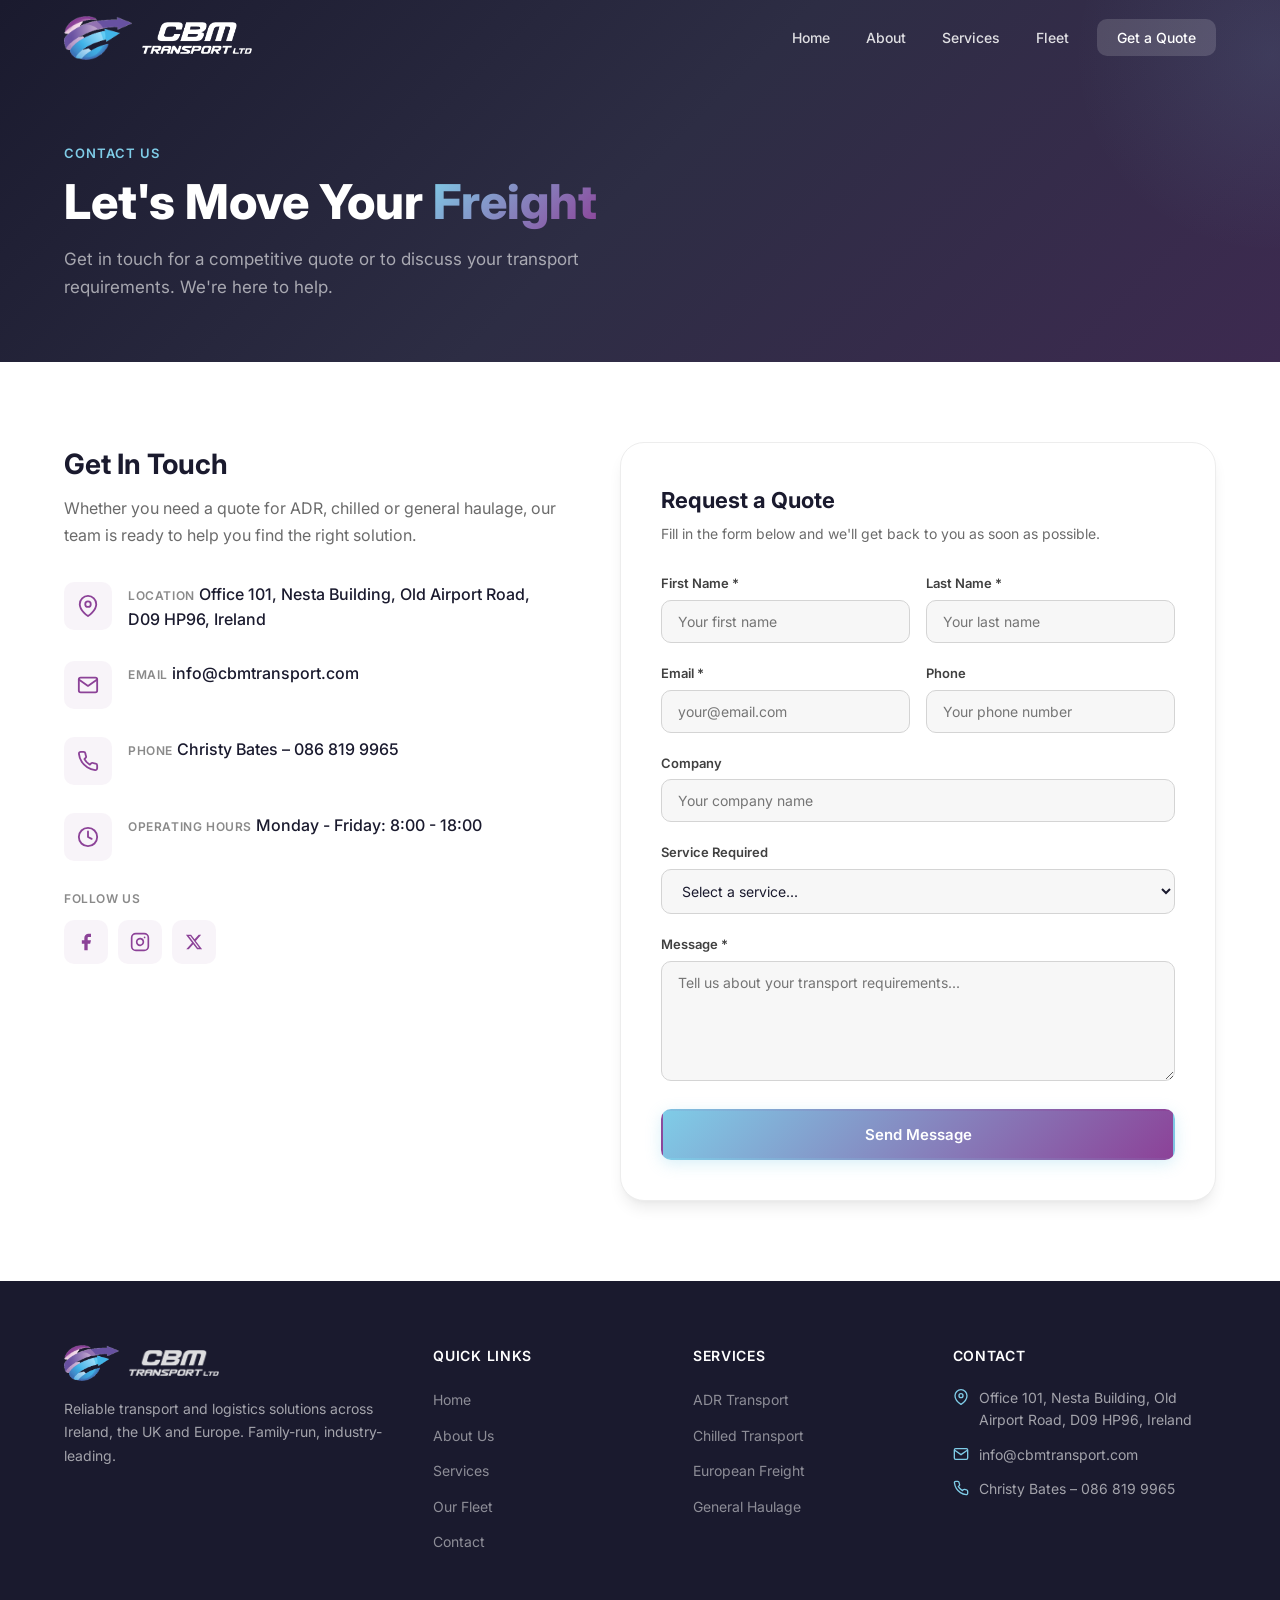
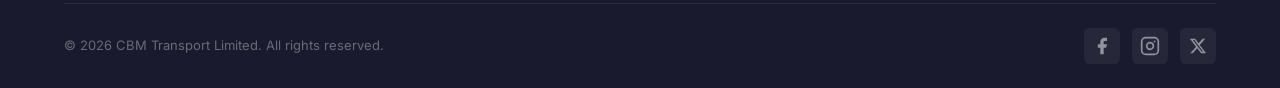
<file: pages/contact.html>
<!DOCTYPE html>
<html lang="en">
<head>
    <meta charset="UTF-8">
    <meta name="viewport" content="width=device-width, initial-scale=1.0">
    <meta name="description" content="Contact CBM Transport for a quote on ADR, chilled or general freight transport across Ireland, UK and Europe.">
    <title>Contact Us | CBM Transport</title>
    <link rel="preconnect" href="https://fonts.googleapis.com">
    <link rel="preconnect" href="https://fonts.gstatic.com" crossorigin>
    <link href="https://fonts.googleapis.com/css2?family=Inter:wght@300;400;500;600;700;800&display=swap" rel="stylesheet">
    <link rel="stylesheet" href="../css/style.css">
    <link rel="icon" type="image/svg+xml" href="../images/favicon.svg">
</head>
<body>
    <!-- Navigation -->
    <header class="header" id="header">
        <div class="container">
            <nav class="nav">
                <a href="../index.html" class="nav__logo">
                    <img src="../images/logo-main.png" alt="CBM Transport Logo" class="nav__logo-icon-img">
                    <img src="../images/logo-header.png" alt="CBM Transport Ltd" class="nav__logo-text-img">
                </a>
                <button class="nav__toggle" id="navToggle" aria-label="Toggle navigation">
                    <span></span><span></span><span></span>
                </button>
                <ul class="nav__menu" id="navMenu">
                    <li><a href="../index.html" class="nav__link">Home</a></li>
                    <li><a href="about.html" class="nav__link">About</a></li>
                    <li><a href="services.html" class="nav__link">Services</a></li>
                    <li><a href="fleet.html" class="nav__link">Fleet</a></li>
                    <li><a href="contact.html" class="nav__link nav__link--cta active">Get a Quote</a></li>
                </ul>
            </nav>
        </div>
    </header>

    <!-- Page Header -->
    <section class="page-header">
        <div class="container">
            <div class="page-header__content">
                <span class="page-header__tag">Contact Us</span>
                <h1 class="page-header__title">Let's Move Your <span class="text-gradient">Freight</span></h1>
                <p class="page-header__desc">Get in touch for a competitive quote or to discuss your transport requirements. We're here to help.</p>
            </div>
        </div>
    </section>

    <!-- Contact Section -->
    <section class="contact-section">
        <div class="container">
            <div class="contact-grid">
                <!-- Contact Info -->
                <div class="contact-info">
                    <h2 style="font-size: 28px; font-weight: 700; color: var(--color-dark); margin-bottom: 8px;">Get In Touch</h2>
                    <p style="color: var(--color-gray-500); margin-bottom: 32px; line-height: 1.7;">Whether you need a quote for ADR, chilled or general haulage, our team is ready to help you find the right solution.</p>

                    <div class="contact-info__item">
                        <div class="contact-info__icon">
                            <svg width="22" height="22" viewBox="0 0 24 24" fill="none" stroke="currentColor" stroke-width="2" stroke-linecap="round" stroke-linejoin="round">
                                <path d="M21 10c0 7-9 13-9 13s-9-6-9-13a9 9 0 0 1 18 0z"/>
                                <circle cx="12" cy="10" r="3"/>
                            </svg>
                        </div>
                        <div>
                            <span class="contact-info__label">Location</span>
                            <span class="contact-info__value">Office 101, Nesta Building, Old Airport Road, D09 HP96, Ireland</span>
                        </div>
                    </div>

                    <div class="contact-info__item">
                        <div class="contact-info__icon">
                            <svg width="22" height="22" viewBox="0 0 24 24" fill="none" stroke="currentColor" stroke-width="2" stroke-linecap="round" stroke-linejoin="round">
                                <path d="M4 4h16c1.1 0 2 .9 2 2v12c0 1.1-.9 2-2 2H4c-1.1 0-2-.9-2-2V6c0-1.1.9-2 2-2z"/>
                                <polyline points="22,6 12,13 2,6"/>
                            </svg>
                        </div>
                        <div>
                            <span class="contact-info__label">Email</span>
                            <span class="contact-info__value">info@cbmtransport.com</span>
                        </div>
                    </div>

                    <div class="contact-info__item">
                        <div class="contact-info__icon">
                            <svg width="22" height="22" viewBox="0 0 24 24" fill="none" stroke="currentColor" stroke-width="2" stroke-linecap="round" stroke-linejoin="round">
                                <path d="M22 16.92v3a2 2 0 0 1-2.18 2 19.79 19.79 0 0 1-8.63-3.07 19.5 19.5 0 0 1-6-6 19.79 19.79 0 0 1-3.07-8.67A2 2 0 0 1 4.11 2h3a2 2 0 0 1 2 1.72 12.84 12.84 0 0 0 .7 2.81 2 2 0 0 1-.45 2.11L8.09 9.91a16 16 0 0 0 6 6l1.27-1.27a2 2 0 0 1 2.11-.45 12.84 12.84 0 0 0 2.81.7A2 2 0 0 1 22 16.92z"/>
                            </svg>
                        </div>
                        <div>
                            <span class="contact-info__label">Phone</span>
                            <span class="contact-info__value">Christy Bates &ndash; <a href="tel:+353868199965" style="color: inherit;">086 819 9965</a></span>
                        </div>
                    </div>

                    <div class="contact-info__item">
                        <div class="contact-info__icon">
                            <svg width="22" height="22" viewBox="0 0 24 24" fill="none" stroke="currentColor" stroke-width="2" stroke-linecap="round" stroke-linejoin="round">
                                <circle cx="12" cy="12" r="10"/>
                                <polyline points="12 6 12 12 16 14"/>
                            </svg>
                        </div>
                        <div>
                            <span class="contact-info__label">Operating Hours</span>
                            <span class="contact-info__value">Monday - Friday: 8:00 - 18:00</span>
                        </div>
                    </div>

                    <!-- Social -->
                    <div style="margin-top: 16px;">
                        <span class="contact-info__label" style="margin-bottom: 12px; display: block;">Follow Us</span>
                        <div style="display: inline-flex; gap: 10px;">
                            <a href="https://www.facebook.com/p/CBM-transport-ltd-100067966658637/" target="_blank" rel="noopener" aria-label="Facebook" style="display: inline-flex; align-items: center; justify-content: center; width: 44px; height: 44px; background: rgba(140,66,152,0.06); border-radius: 10px; color: var(--color-secondary);">
                                <svg width="20" height="20" viewBox="0 0 24 24" fill="currentColor"><path d="M18 2h-3a5 5 0 0 0-5 5v3H7v4h3v8h4v-8h3l1-4h-4V7a1 1 0 0 1 1-1h3z"/></svg>
                            </a>
                            <a href="https://www.instagram.com/cbmtransport_" target="_blank" rel="noopener" aria-label="Instagram" style="display: inline-flex; align-items: center; justify-content: center; width: 44px; height: 44px; background: rgba(140,66,152,0.06); border-radius: 10px; color: var(--color-secondary);">
                                <svg width="20" height="20" viewBox="0 0 24 24" fill="none" stroke="currentColor" stroke-width="2" stroke-linecap="round" stroke-linejoin="round"><rect x="2" y="2" width="20" height="20" rx="5" ry="5"/><path d="M16 11.37A4 4 0 1 1 12.63 8 4 4 0 0 1 16 11.37z"/><line x1="17.5" y1="6.5" x2="17.51" y2="6.5"/></svg>
                            </a>
                            <a href="https://x.com/CBMTransport" target="_blank" rel="noopener" aria-label="X (Twitter)" style="display: inline-flex; align-items: center; justify-content: center; width: 44px; height: 44px; background: rgba(140,66,152,0.06); border-radius: 10px; color: var(--color-secondary);">
                                <svg width="18" height="18" viewBox="0 0 24 24" fill="currentColor"><path d="M18.244 2.25h3.308l-7.227 8.26 8.502 11.24H16.17l-5.214-6.817L4.99 21.75H1.68l7.73-8.835L1.254 2.25H8.08l4.713 6.231zm-1.161 17.52h1.833L7.084 4.126H5.117z"/></svg>
                            </a>
                        </div>
                    </div>
                </div>

                <!-- Contact Form -->
                <div class="contact-form">
                    <h3 style="font-size: 22px; font-weight: 700; color: var(--color-dark); margin-bottom: 4px;">Request a Quote</h3>
                    <p style="font-size: 14px; color: var(--color-gray-500); margin-bottom: 28px;">Fill in the form below and we'll get back to you as soon as possible.</p>
                    <form id="contactForm">
                        <div class="form-row">
                            <div class="form-group">
                                <label for="firstName">First Name *</label>
                                <input type="text" id="firstName" name="firstName" required placeholder="Your first name">
                            </div>
                            <div class="form-group">
                                <label for="lastName">Last Name *</label>
                                <input type="text" id="lastName" name="lastName" required placeholder="Your last name">
                            </div>
                        </div>
                        <div class="form-row">
                            <div class="form-group">
                                <label for="email">Email *</label>
                                <input type="email" id="email" name="email" required placeholder="your@email.com">
                            </div>
                            <div class="form-group">
                                <label for="phone">Phone</label>
                                <input type="tel" id="phone" name="phone" placeholder="Your phone number">
                            </div>
                        </div>
                        <div class="form-group">
                            <label for="company">Company</label>
                            <input type="text" id="company" name="company" placeholder="Your company name">
                        </div>
                        <div class="form-group">
                            <label for="service">Service Required</label>
                            <select id="service" name="service">
                                <option value="">Select a service...</option>
                                <option value="adr">ADR Transport</option>
                                <option value="chilled">Chilled Transport</option>
                                <option value="european">European Freight</option>
                                <option value="general">General Haulage</option>
                                <option value="other">Other</option>
                            </select>
                        </div>
                        <div class="form-group">
                            <label for="message">Message *</label>
                            <textarea id="message" name="message" required placeholder="Tell us about your transport requirements..."></textarea>
                        </div>
                        <button type="submit" class="btn btn--primary" style="width: 100%;">Send Message</button>
                    </form>
                </div>
            </div>
        </div>
    </section>

    <!-- Footer -->
    <footer class="footer">
        <div class="container">
            <div class="footer__grid">
                <div class="footer__brand">
                    <a href="../index.html" class="footer__logo">
                        <img src="../images/logo-main.png" alt="CBM Transport Logo" class="footer__logo-icon-img">
                        <img src="../images/logo-header.png" alt="CBM Transport Ltd" class="footer__logo-text-img">
                    </a>
                    <p class="footer__tagline">Reliable transport and logistics solutions across Ireland, the UK and Europe. Family-run, industry-leading.</p>
                </div>
                <div class="footer__links">
                    <h4 class="footer__heading">Quick Links</h4>
                    <ul><li><a href="../index.html">Home</a></li><li><a href="about.html">About Us</a></li><li><a href="services.html">Services</a></li><li><a href="fleet.html">Our Fleet</a></li><li><a href="contact.html">Contact</a></li></ul>
                </div>
                <div class="footer__links">
                    <h4 class="footer__heading">Services</h4>
                    <ul><li><a href="services.html">ADR Transport</a></li><li><a href="services.html">Chilled Transport</a></li><li><a href="services.html">European Freight</a></li><li><a href="services.html">General Haulage</a></li></ul>
                </div>
                <div class="footer__contact">
                    <h4 class="footer__heading">Contact</h4>
                    <ul>
                        <li><svg width="16" height="16" viewBox="0 0 24 24" fill="none" stroke="currentColor" stroke-width="2"><path d="M21 10c0 7-9 13-9 13s-9-6-9-13a9 9 0 0 1 18 0z"/><circle cx="12" cy="10" r="3"/></svg><span>Office 101, Nesta Building, Old Airport Road, D09 HP96, Ireland</span></li>
                        <li><svg width="16" height="16" viewBox="0 0 24 24" fill="none" stroke="currentColor" stroke-width="2"><path d="M4 4h16c1.1 0 2 .9 2 2v12c0 1.1-.9 2-2 2H4c-1.1 0-2-.9-2-2V6c0-1.1.9-2 2-2z"/><polyline points="22,6 12,13 2,6"/></svg><span>info@cbmtransport.com</span></li>
                        <li><svg width="16" height="16" viewBox="0 0 24 24" fill="none" stroke="currentColor" stroke-width="2"><path d="M22 16.92v3a2 2 0 0 1-2.18 2 19.79 19.79 0 0 1-8.63-3.07 19.5 19.5 0 0 1-6-6 19.79 19.79 0 0 1-3.07-8.67A2 2 0 0 1 4.11 2h3a2 2 0 0 1 2 1.72 12.84 12.84 0 0 0 .7 2.81 2 2 0 0 1-.45 2.11L8.09 9.91a16 16 0 0 0 6 6l1.27-1.27a2 2 0 0 1 2.11-.45 12.84 12.84 0 0 0 2.81.7A2 2 0 0 1 22 16.92z"/></svg><span>Christy Bates &ndash; 086 819 9965</span></li>
                    </ul>
                </div>
            </div>
            <div class="footer__bottom">
                <p>&copy; 2026 CBM Transport Limited. All rights reserved.</p>
                <div class="footer__social">
                    <a href="https://www.facebook.com/p/CBM-transport-ltd-100067966658637/" target="_blank" rel="noopener" aria-label="Facebook"><svg width="20" height="20" viewBox="0 0 24 24" fill="currentColor"><path d="M18 2h-3a5 5 0 0 0-5 5v3H7v4h3v8h4v-8h3l1-4h-4V7a1 1 0 0 1 1-1h3z"/></svg></a>
                    <a href="https://www.instagram.com/cbmtransport_" target="_blank" rel="noopener" aria-label="Instagram"><svg width="20" height="20" viewBox="0 0 24 24" fill="none" stroke="currentColor" stroke-width="2" stroke-linecap="round" stroke-linejoin="round"><rect x="2" y="2" width="20" height="20" rx="5" ry="5"/><path d="M16 11.37A4 4 0 1 1 12.63 8 4 4 0 0 1 16 11.37z"/><line x1="17.5" y1="6.5" x2="17.51" y2="6.5"/></svg></a>
                    <a href="https://x.com/CBMTransport" target="_blank" rel="noopener" aria-label="X (Twitter)"><svg width="18" height="18" viewBox="0 0 24 24" fill="currentColor"><path d="M18.244 2.25h3.308l-7.227 8.26 8.502 11.24H16.17l-5.214-6.817L4.99 21.75H1.68l7.73-8.835L1.254 2.25H8.08l4.713 6.231zm-1.161 17.52h1.833L7.084 4.126H5.117z"/></svg></a>
                </div>
            </div>
        </div>
    </footer>

    <script src="../js/main.js"></script>
</body>
</html>
</file>
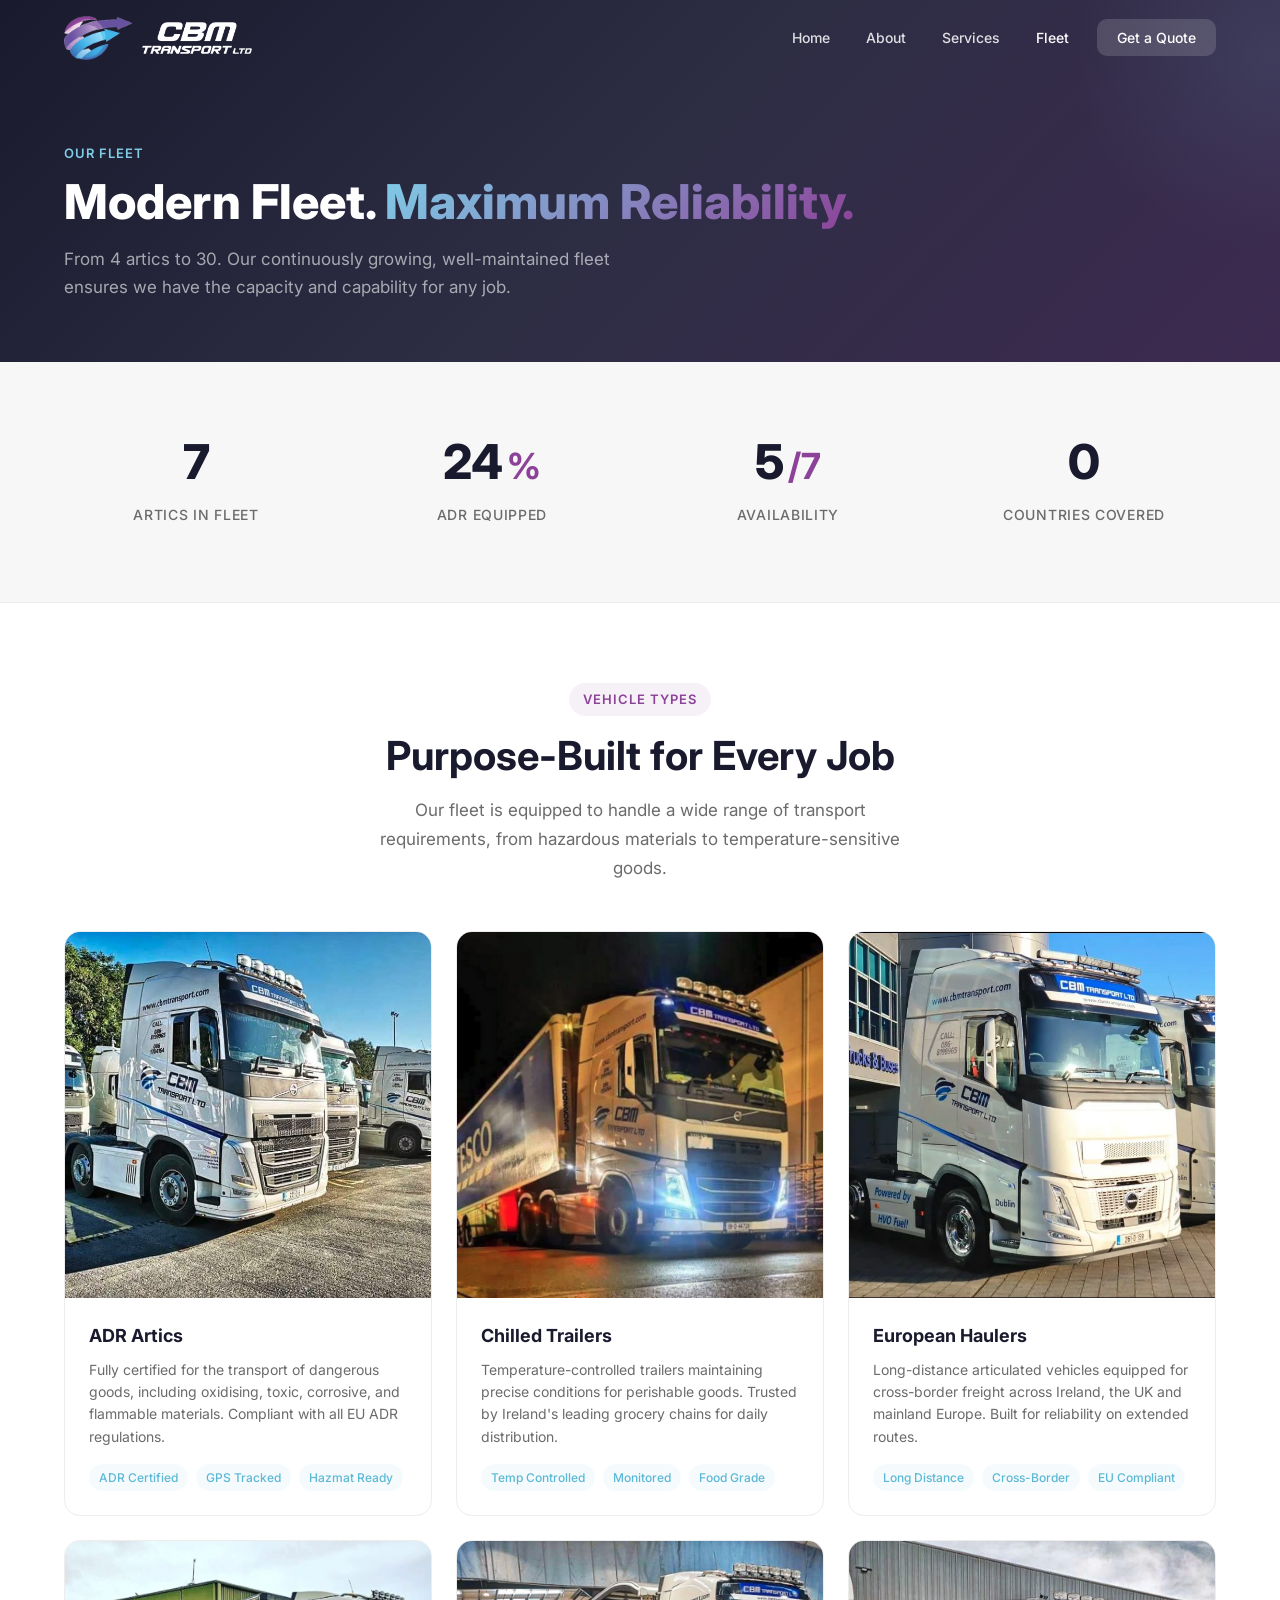
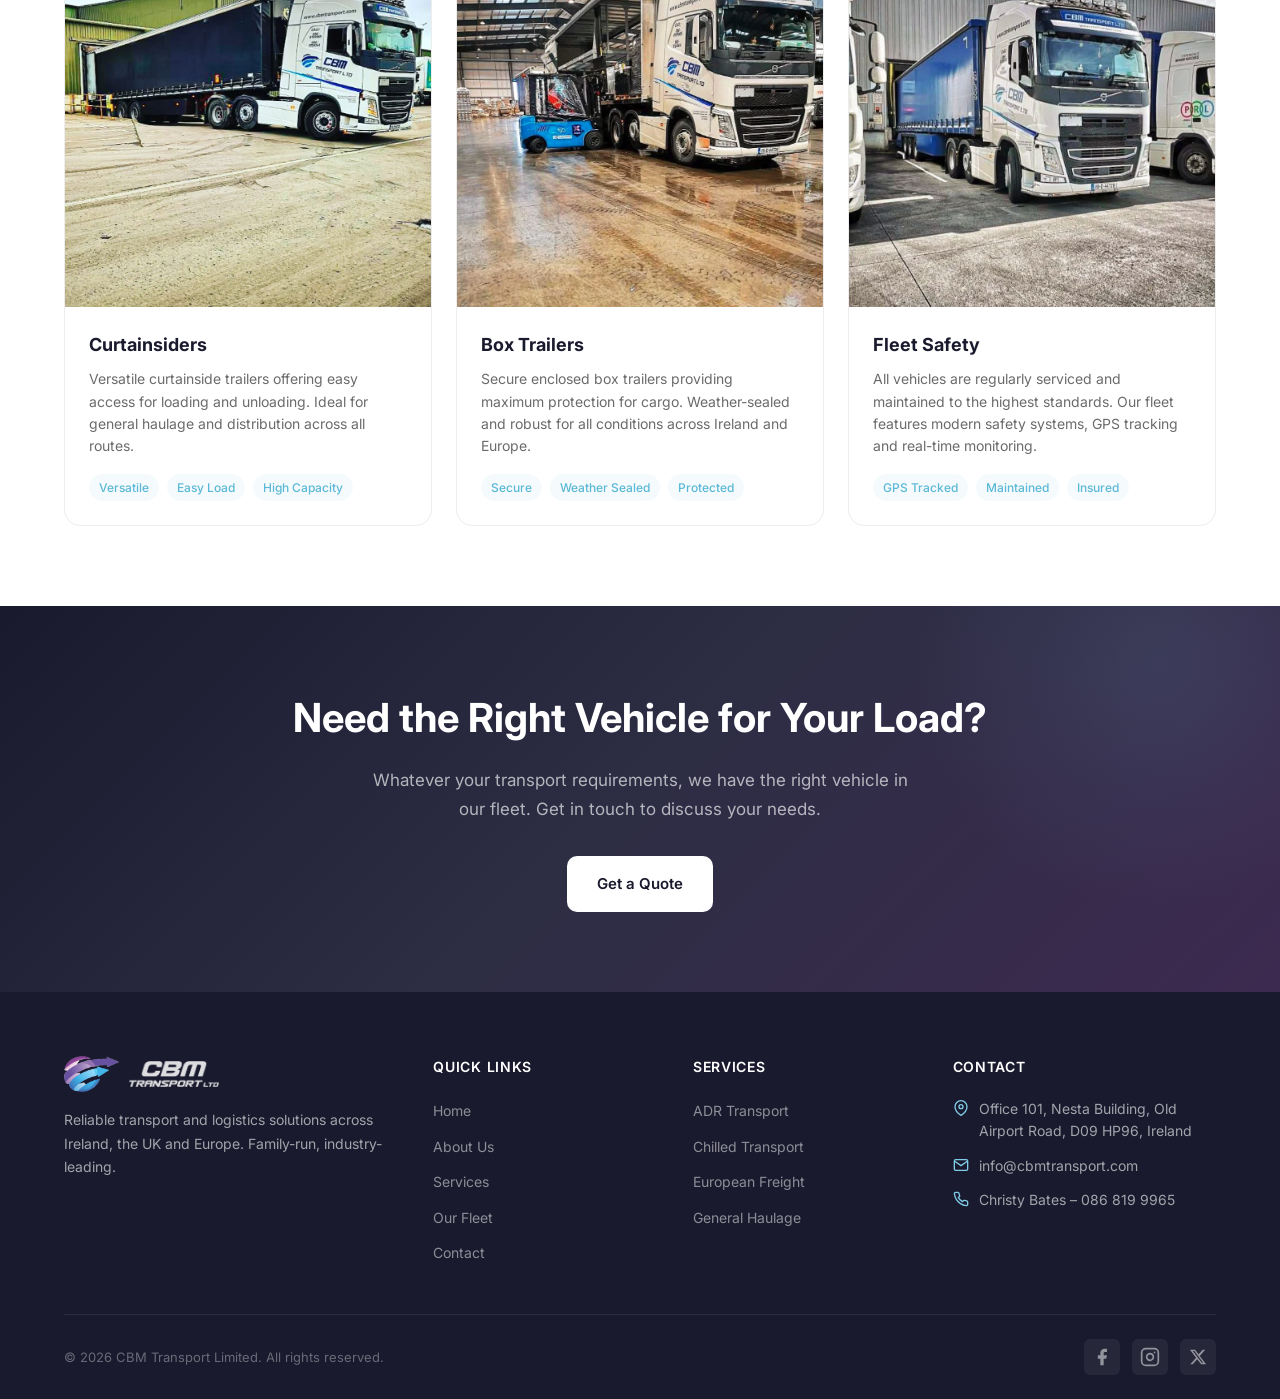
<file: pages/fleet.html>
<!DOCTYPE html>
<html lang="en">
<head>
    <meta charset="UTF-8">
    <meta name="viewport" content="width=device-width, initial-scale=1.0">
    <meta name="description" content="CBM Transport fleet - 30 modern articulated vehicles equipped for ADR, chilled and general freight transport.">
    <title>Our Fleet | CBM Transport</title>
    <link rel="preconnect" href="https://fonts.googleapis.com">
    <link rel="preconnect" href="https://fonts.gstatic.com" crossorigin>
    <link href="https://fonts.googleapis.com/css2?family=Inter:wght@300;400;500;600;700;800&display=swap" rel="stylesheet">
    <link rel="stylesheet" href="../css/style.css?v=2">
    <link rel="icon" type="image/svg+xml" href="../images/favicon.svg">
</head>
<body>
    <!-- Navigation -->
    <header class="header" id="header">
        <div class="container">
            <nav class="nav">
                <a href="../index.html" class="nav__logo">
                    <img src="../images/logo-main.png" alt="CBM Transport Logo" class="nav__logo-icon-img">
                    <img src="../images/logo-header.png" alt="CBM Transport Ltd" class="nav__logo-text-img">
                </a>
                <button class="nav__toggle" id="navToggle" aria-label="Toggle navigation">
                    <span></span><span></span><span></span>
                </button>
                <ul class="nav__menu" id="navMenu">
                    <li><a href="../index.html" class="nav__link">Home</a></li>
                    <li><a href="about.html" class="nav__link">About</a></li>
                    <li><a href="services.html" class="nav__link">Services</a></li>
                    <li><a href="fleet.html" class="nav__link active">Fleet</a></li>
                    <li><a href="contact.html" class="nav__link nav__link--cta">Get a Quote</a></li>
                </ul>
            </nav>
        </div>
    </header>

    <!-- Page Header -->
    <section class="page-header">
        <div class="container">
            <div class="page-header__content">
                <span class="page-header__tag">Our Fleet</span>
                <h1 class="page-header__title">Modern Fleet. <span class="text-gradient">Maximum Reliability.</span></h1>
                <p class="page-header__desc">From 4 artics to 30. Our continuously growing, well-maintained fleet ensures we have the capacity and capability for any job.</p>
            </div>
        </div>
    </section>

    <!-- Fleet Stats -->
    <section class="stats">
        <div class="container">
            <div class="stats__grid">
                <div class="stats__item">
                    <span class="stats__number" data-target="30">0</span>
                    <span class="stats__suffix"></span>
                    <span class="stats__label">Artics in Fleet</span>
                </div>
                <div class="stats__item">
                    <span class="stats__number" data-target="100">0</span>
                    <span class="stats__suffix">%</span>
                    <span class="stats__label">ADR Equipped</span>
                </div>
                <div class="stats__item">
                    <span class="stats__number" data-target="24">0</span>
                    <span class="stats__suffix">/7</span>
                    <span class="stats__label">Availability</span>
                </div>
                <div class="stats__item">
                    <span class="stats__number" data-target="3">0</span>
                    <span class="stats__suffix"></span>
                    <span class="stats__label">Countries Covered</span>
                </div>
            </div>
        </div>
    </section>

    <!-- Fleet Grid -->
    <section class="fleet-section">
        <div class="container">
            <div class="section-header section-header--center">
                <span class="section-header__tag">Vehicle Types</span>
                <h2 class="section-header__title">Purpose-Built for Every Job</h2>
                <p class="section-header__desc">Our fleet is equipped to handle a wide range of transport requirements, from hazardous materials to temperature-sensitive goods.</p>
            </div>
            <div class="fleet-grid">
                <div class="fleet-card">
                    <div class="fleet-card__image">
                        <img src="../images/fleet-volvo-yard.jpg" alt="CBM Transport Volvo artics in the yard, ready for ADR loads">
                    </div>
                    <div class="fleet-card__body">
                        <h3 class="fleet-card__title">ADR Artics</h3>
                        <p class="fleet-card__desc">Fully certified for the transport of dangerous goods, including oxidising, toxic, corrosive, and flammable materials. Compliant with all EU ADR regulations.</p>
                        <div class="fleet-card__specs">
                            <span class="fleet-card__spec">ADR Certified</span>
                            <span class="fleet-card__spec">GPS Tracked</span>
                            <span class="fleet-card__spec">Hazmat Ready</span>
                        </div>
                    </div>
                </div>
                <div class="fleet-card">
                    <div class="fleet-card__image">
                        <img src="../images/fleet-tesco-night.jpg" alt="CBM Transport refrigerated trailer on a night grocery run">
                    </div>
                    <div class="fleet-card__body">
                        <h3 class="fleet-card__title">Chilled Trailers</h3>
                        <p class="fleet-card__desc">Temperature-controlled trailers maintaining precise conditions for perishable goods. Trusted by Ireland's leading grocery chains for daily distribution.</p>
                        <div class="fleet-card__specs">
                            <span class="fleet-card__spec">Temp Controlled</span>
                            <span class="fleet-card__spec">Monitored</span>
                            <span class="fleet-card__spec">Food Grade</span>
                        </div>
                    </div>
                </div>
                <div class="fleet-card">
                    <div class="fleet-card__image">
                        <img src="../images/fleet-volvo-pair-day.jpg" alt="Two CBM Transport Volvo artics ready for cross-border European haulage">
                    </div>
                    <div class="fleet-card__body">
                        <h3 class="fleet-card__title">European Haulers</h3>
                        <p class="fleet-card__desc">Long-distance articulated vehicles equipped for cross-border freight across Ireland, the UK and mainland Europe. Built for reliability on extended routes.</p>
                        <div class="fleet-card__specs">
                            <span class="fleet-card__spec">Long Distance</span>
                            <span class="fleet-card__spec">Cross-Border</span>
                            <span class="fleet-card__spec">EU Compliant</span>
                        </div>
                    </div>
                </div>
                <div class="fleet-card">
                    <div class="fleet-card__image">
                        <img src="../images/fleet-volvo-curtain.jpg" alt="CBM Transport Volvo with curtainsider trailer">
                    </div>
                    <div class="fleet-card__body">
                        <h3 class="fleet-card__title">Curtainsiders</h3>
                        <p class="fleet-card__desc">Versatile curtainside trailers offering easy access for loading and unloading. Ideal for general haulage and distribution across all routes.</p>
                        <div class="fleet-card__specs">
                            <span class="fleet-card__spec">Versatile</span>
                            <span class="fleet-card__spec">Easy Load</span>
                            <span class="fleet-card__spec">High Capacity</span>
                        </div>
                    </div>
                </div>
                <div class="fleet-card">
                    <div class="fleet-card__image">
                        <img src="../images/fleet-loading-warehouse.jpg" alt="CBM Transport truck being loaded inside a warehouse">
                    </div>
                    <div class="fleet-card__body">
                        <h3 class="fleet-card__title">Box Trailers</h3>
                        <p class="fleet-card__desc">Secure enclosed box trailers providing maximum protection for cargo. Weather-sealed and robust for all conditions across Ireland and Europe.</p>
                        <div class="fleet-card__specs">
                            <span class="fleet-card__spec">Secure</span>
                            <span class="fleet-card__spec">Weather Sealed</span>
                            <span class="fleet-card__spec">Protected</span>
                        </div>
                    </div>
                </div>
                <div class="fleet-card">
                    <div class="fleet-card__image">
                        <img src="../images/fleet-volvo-depot.jpg" alt="CBM Transport Volvo fleet lined up and maintained at depot">
                    </div>
                    <div class="fleet-card__body">
                        <h3 class="fleet-card__title">Fleet Safety</h3>
                        <p class="fleet-card__desc">All vehicles are regularly serviced and maintained to the highest standards. Our fleet features modern safety systems, GPS tracking and real-time monitoring.</p>
                        <div class="fleet-card__specs">
                            <span class="fleet-card__spec">GPS Tracked</span>
                            <span class="fleet-card__spec">Maintained</span>
                            <span class="fleet-card__spec">Insured</span>
                        </div>
                    </div>
                </div>
            </div>
        </div>
    </section>

    <!-- CTA -->
    <section class="cta-banner">
        <div class="container">
            <div class="cta-banner__content">
                <h2 class="cta-banner__title">Need the Right Vehicle for Your Load?</h2>
                <p class="cta-banner__desc">Whatever your transport requirements, we have the right vehicle in our fleet. Get in touch to discuss your needs.</p>
                <div class="cta-banner__actions">
                    <a href="contact.html" class="btn btn--white">Get a Quote</a>
                </div>
            </div>
        </div>
    </section>

    <!-- Footer -->
    <footer class="footer">
        <div class="container">
            <div class="footer__grid">
                <div class="footer__brand">
                    <a href="../index.html" class="footer__logo">
                        <img src="../images/logo-main.png" alt="CBM Transport Logo" class="footer__logo-icon-img">
                        <img src="../images/logo-header.png" alt="CBM Transport Ltd" class="footer__logo-text-img">
                    </a>
                    <p class="footer__tagline">Reliable transport and logistics solutions across Ireland, the UK and Europe. Family-run, industry-leading.</p>
                </div>
                <div class="footer__links">
                    <h4 class="footer__heading">Quick Links</h4>
                    <ul><li><a href="../index.html">Home</a></li><li><a href="about.html">About Us</a></li><li><a href="services.html">Services</a></li><li><a href="fleet.html">Our Fleet</a></li><li><a href="contact.html">Contact</a></li></ul>
                </div>
                <div class="footer__links">
                    <h4 class="footer__heading">Services</h4>
                    <ul><li><a href="services.html">ADR Transport</a></li><li><a href="services.html">Chilled Transport</a></li><li><a href="services.html">European Freight</a></li><li><a href="services.html">General Haulage</a></li></ul>
                </div>
                <div class="footer__contact">
                    <h4 class="footer__heading">Contact</h4>
                    <ul>
                        <li><svg width="16" height="16" viewBox="0 0 24 24" fill="none" stroke="currentColor" stroke-width="2"><path d="M21 10c0 7-9 13-9 13s-9-6-9-13a9 9 0 0 1 18 0z"/><circle cx="12" cy="10" r="3"/></svg><span>Office 101, Nesta Building, Old Airport Road, D09 HP96, Ireland</span></li>
                        <li><svg width="16" height="16" viewBox="0 0 24 24" fill="none" stroke="currentColor" stroke-width="2"><path d="M4 4h16c1.1 0 2 .9 2 2v12c0 1.1-.9 2-2 2H4c-1.1 0-2-.9-2-2V6c0-1.1.9-2 2-2z"/><polyline points="22,6 12,13 2,6"/></svg><span>info@cbmtransport.com</span></li>
                        <li><svg width="16" height="16" viewBox="0 0 24 24" fill="none" stroke="currentColor" stroke-width="2"><path d="M22 16.92v3a2 2 0 0 1-2.18 2 19.79 19.79 0 0 1-8.63-3.07 19.5 19.5 0 0 1-6-6 19.79 19.79 0 0 1-3.07-8.67A2 2 0 0 1 4.11 2h3a2 2 0 0 1 2 1.72 12.84 12.84 0 0 0 .7 2.81 2 2 0 0 1-.45 2.11L8.09 9.91a16 16 0 0 0 6 6l1.27-1.27a2 2 0 0 1 2.11-.45 12.84 12.84 0 0 0 2.81.7A2 2 0 0 1 22 16.92z"/></svg><span>Christy Bates &ndash; 086 819 9965</span></li>
                    </ul>
                </div>
            </div>
            <div class="footer__bottom">
                <p>&copy; 2026 CBM Transport Limited. All rights reserved.</p>
                <div class="footer__social">
                    <a href="https://www.facebook.com/p/CBM-transport-ltd-100067966658637/" target="_blank" rel="noopener" aria-label="Facebook"><svg width="20" height="20" viewBox="0 0 24 24" fill="currentColor"><path d="M18 2h-3a5 5 0 0 0-5 5v3H7v4h3v8h4v-8h3l1-4h-4V7a1 1 0 0 1 1-1h3z"/></svg></a>
                    <a href="https://www.instagram.com/cbmtransport_" target="_blank" rel="noopener" aria-label="Instagram"><svg width="20" height="20" viewBox="0 0 24 24" fill="none" stroke="currentColor" stroke-width="2" stroke-linecap="round" stroke-linejoin="round"><rect x="2" y="2" width="20" height="20" rx="5" ry="5"/><path d="M16 11.37A4 4 0 1 1 12.63 8 4 4 0 0 1 16 11.37z"/><line x1="17.5" y1="6.5" x2="17.51" y2="6.5"/></svg></a>
                    <a href="https://x.com/CBMTransport" target="_blank" rel="noopener" aria-label="X (Twitter)"><svg width="18" height="18" viewBox="0 0 24 24" fill="currentColor"><path d="M18.244 2.25h3.308l-7.227 8.26 8.502 11.24H16.17l-5.214-6.817L4.99 21.75H1.68l7.73-8.835L1.254 2.25H8.08l4.713 6.231zm-1.161 17.52h1.833L7.084 4.126H5.117z"/></svg></a>
                </div>
            </div>
        </div>
    </footer>

    <script src="../js/main.js"></script>
</body>
</html>
</file>
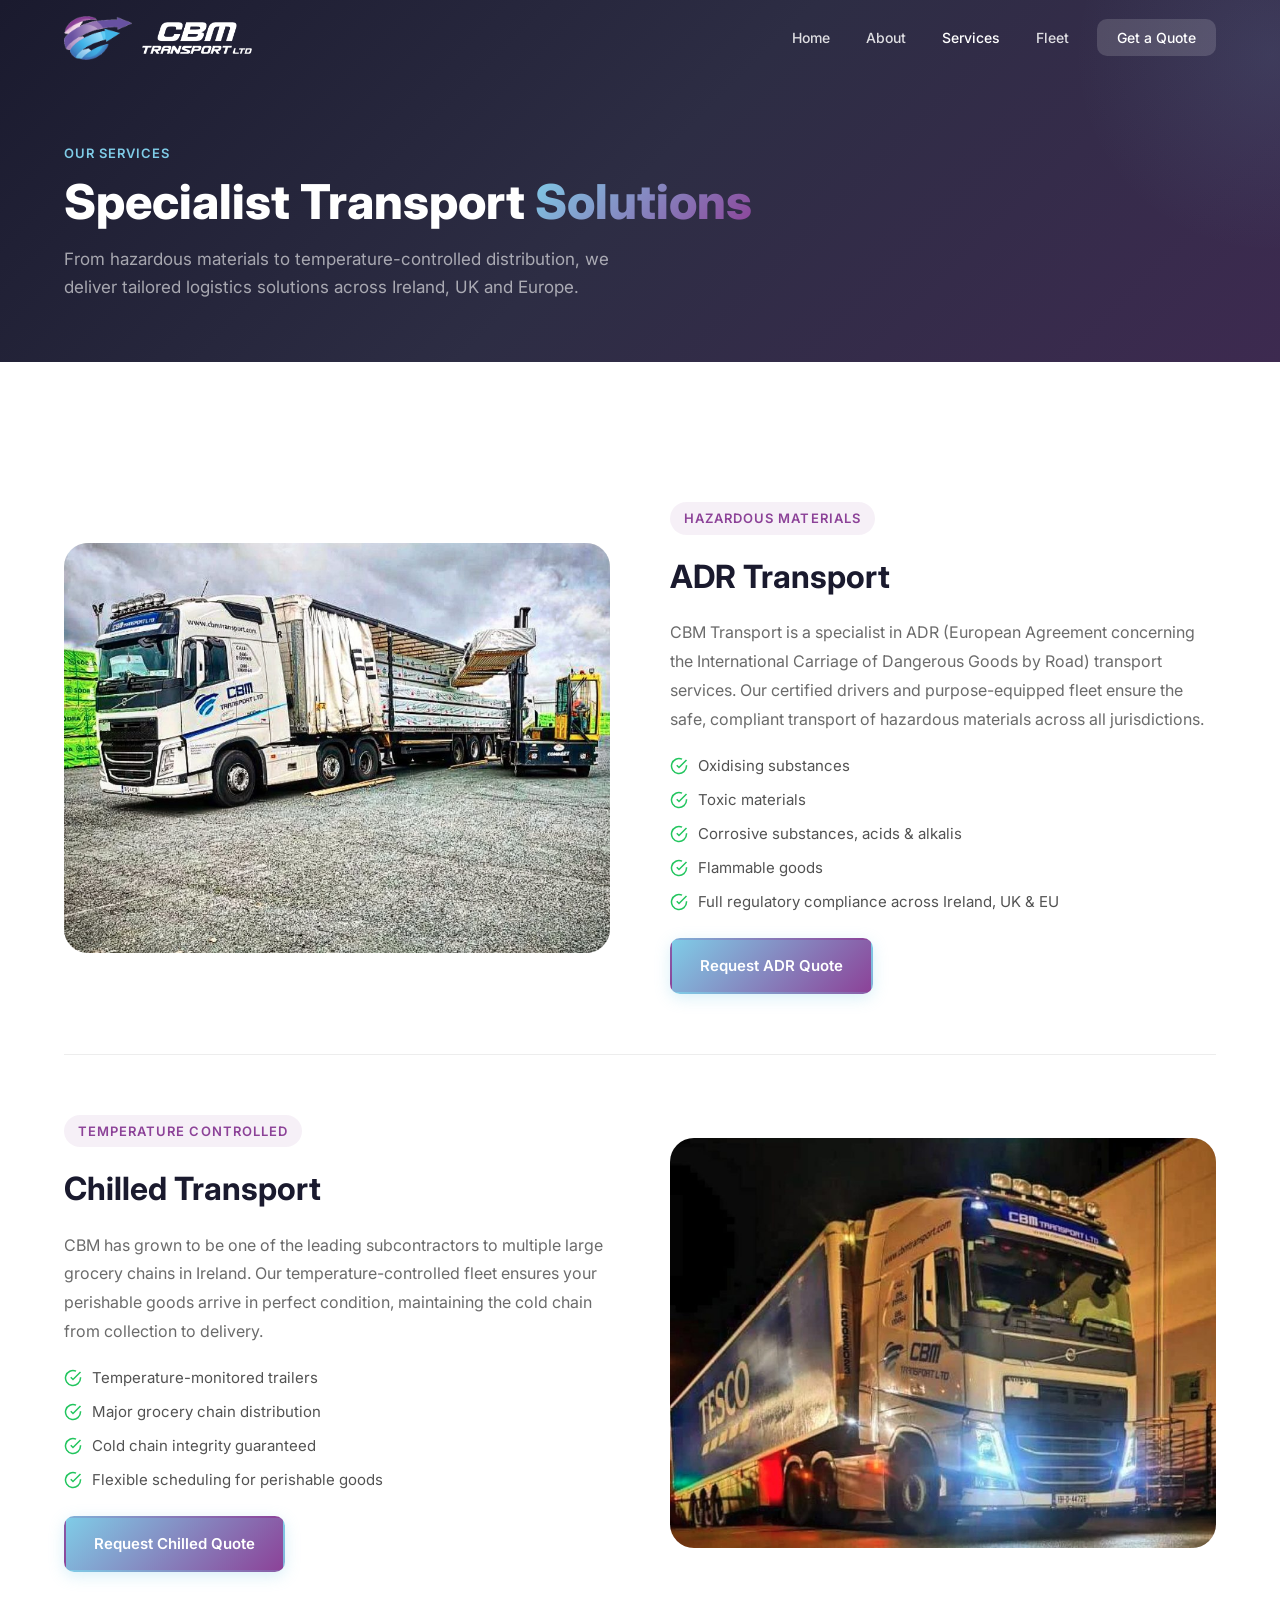
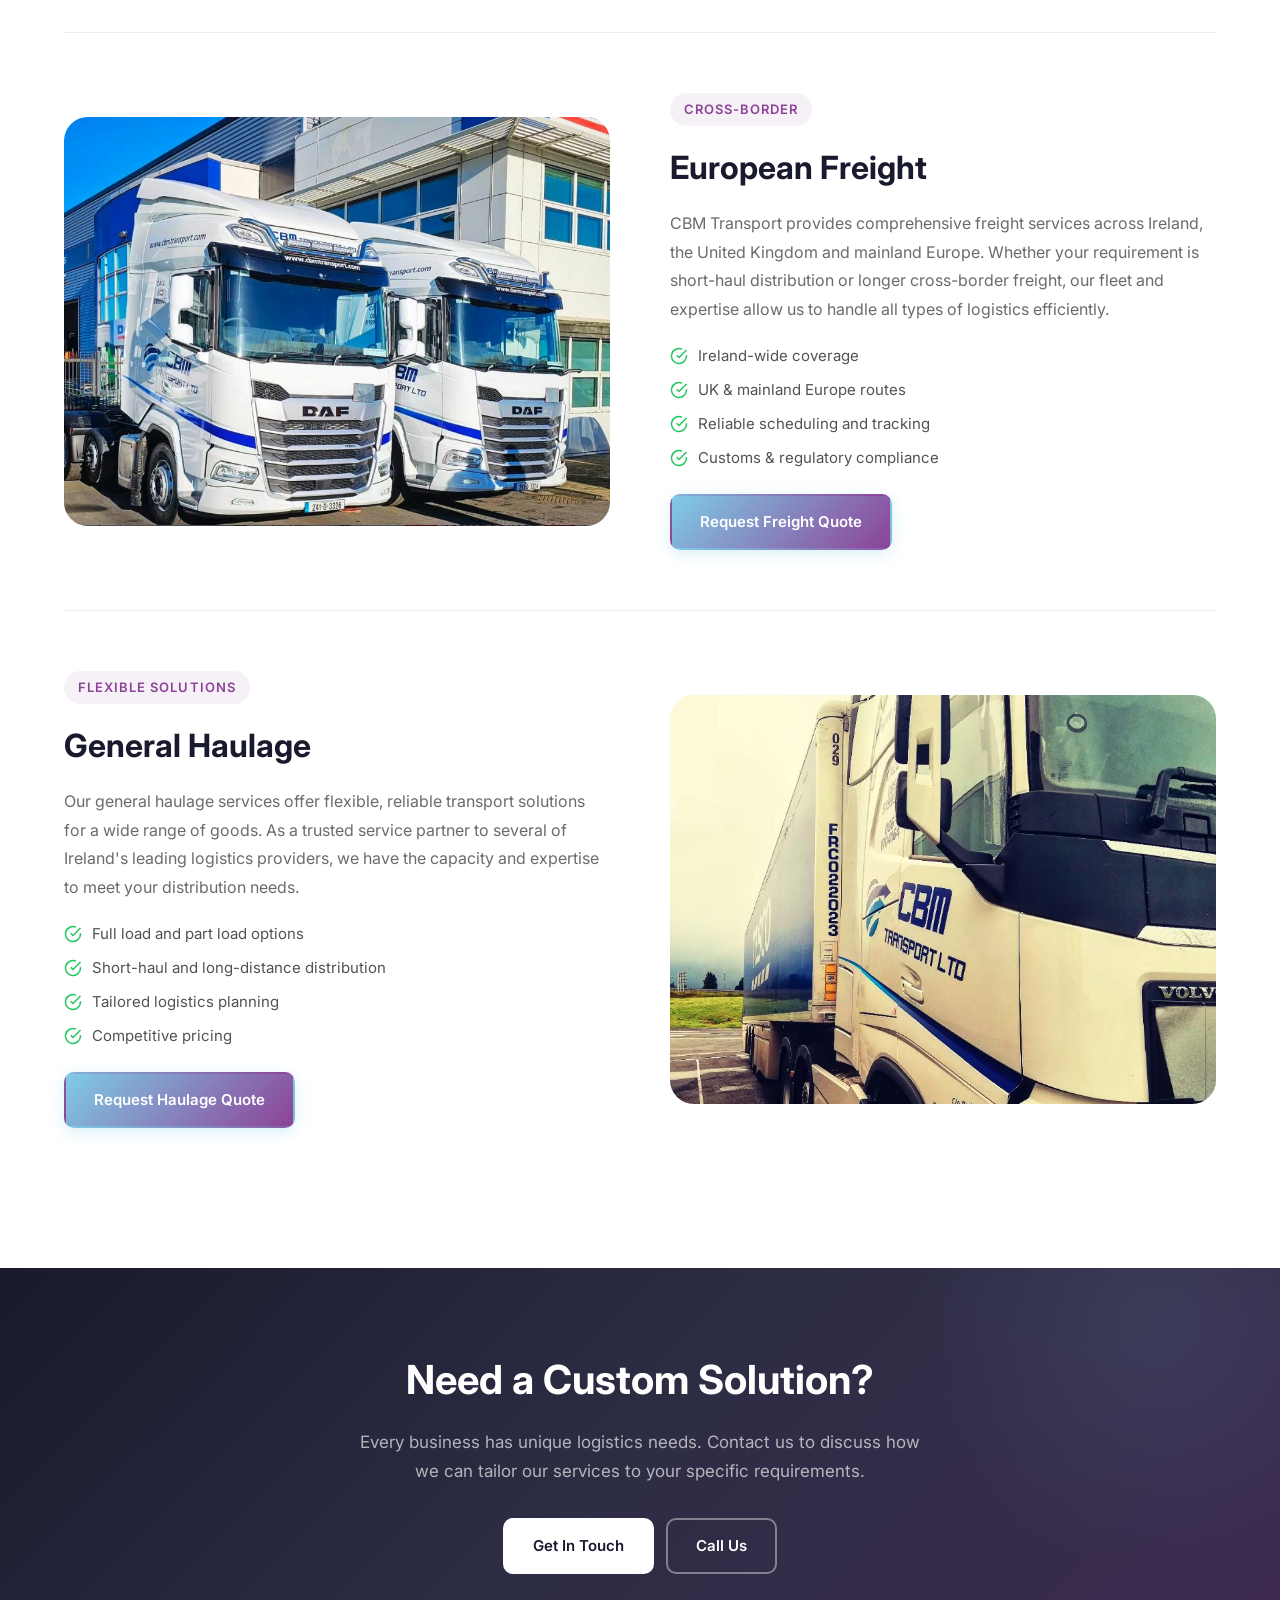
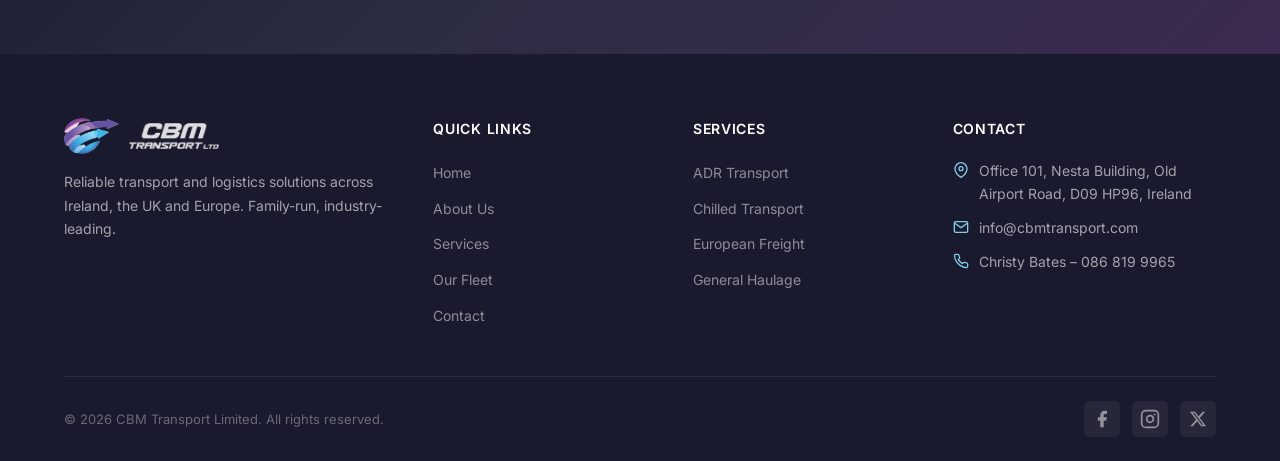
<file: pages/services.html>
<!DOCTYPE html>
<html lang="en">
<head>
    <meta charset="UTF-8">
    <meta name="viewport" content="width=device-width, initial-scale=1.0">
    <meta name="description" content="CBM Transport services - ADR hazardous materials, chilled transport, European freight and general haulage across Ireland, UK and Europe.">
    <title>Our Services | CBM Transport</title>
    <link rel="preconnect" href="https://fonts.googleapis.com">
    <link rel="preconnect" href="https://fonts.gstatic.com" crossorigin>
    <link href="https://fonts.googleapis.com/css2?family=Inter:wght@300;400;500;600;700;800&display=swap" rel="stylesheet">
    <link rel="stylesheet" href="../css/style.css?v=2">
    <link rel="icon" type="image/svg+xml" href="../images/favicon.svg">
</head>
<body>
    <!-- Navigation -->
    <header class="header" id="header">
        <div class="container">
            <nav class="nav">
                <a href="../index.html" class="nav__logo">
                    <img src="../images/logo-main.png" alt="CBM Transport Logo" class="nav__logo-icon-img">
                    <img src="../images/logo-header.png" alt="CBM Transport Ltd" class="nav__logo-text-img">
                </a>
                <button class="nav__toggle" id="navToggle" aria-label="Toggle navigation">
                    <span></span><span></span><span></span>
                </button>
                <ul class="nav__menu" id="navMenu">
                    <li><a href="../index.html" class="nav__link">Home</a></li>
                    <li><a href="about.html" class="nav__link">About</a></li>
                    <li><a href="services.html" class="nav__link active">Services</a></li>
                    <li><a href="fleet.html" class="nav__link">Fleet</a></li>
                    <li><a href="contact.html" class="nav__link nav__link--cta">Get a Quote</a></li>
                </ul>
            </nav>
        </div>
    </header>

    <!-- Page Header -->
    <section class="page-header">
        <div class="container">
            <div class="page-header__content">
                <span class="page-header__tag">Our Services</span>
                <h1 class="page-header__title">Specialist Transport <span class="text-gradient">Solutions</span></h1>
                <p class="page-header__desc">From hazardous materials to temperature-controlled distribution, we deliver tailored logistics solutions across Ireland, UK and Europe.</p>
            </div>
        </div>
    </section>

    <!-- Services Detail -->
    <section class="services-detail">
        <div class="container">
            <!-- ADR Transport -->
            <div class="service-detail-card">
                <div class="service-detail__visual">
                    <img src="../images/svc-adr-loading.jpg" alt="CBM Transport Volvo being loaded, suited to ADR and bulk loads">
                </div>
                <div class="service-detail__content">
                    <span class="section-header__tag">Hazardous Materials</span>
                    <h3>ADR Transport</h3>
                    <p>CBM Transport is a specialist in ADR (European Agreement concerning the International Carriage of Dangerous Goods by Road) transport services. Our certified drivers and purpose-equipped fleet ensure the safe, compliant transport of hazardous materials across all jurisdictions.</p>
                    <ul class="service-detail__list">
                        <li>
                            <svg width="18" height="18" viewBox="0 0 24 24" fill="none" stroke="currentColor" stroke-width="2"><path d="M22 11.08V12a10 10 0 1 1-5.93-9.14"/><polyline points="22 4 12 14.01 9 11.01"/></svg>
                            Oxidising substances
                        </li>
                        <li>
                            <svg width="18" height="18" viewBox="0 0 24 24" fill="none" stroke="currentColor" stroke-width="2"><path d="M22 11.08V12a10 10 0 1 1-5.93-9.14"/><polyline points="22 4 12 14.01 9 11.01"/></svg>
                            Toxic materials
                        </li>
                        <li>
                            <svg width="18" height="18" viewBox="0 0 24 24" fill="none" stroke="currentColor" stroke-width="2"><path d="M22 11.08V12a10 10 0 1 1-5.93-9.14"/><polyline points="22 4 12 14.01 9 11.01"/></svg>
                            Corrosive substances, acids &amp; alkalis
                        </li>
                        <li>
                            <svg width="18" height="18" viewBox="0 0 24 24" fill="none" stroke="currentColor" stroke-width="2"><path d="M22 11.08V12a10 10 0 1 1-5.93-9.14"/><polyline points="22 4 12 14.01 9 11.01"/></svg>
                            Flammable goods
                        </li>
                        <li>
                            <svg width="18" height="18" viewBox="0 0 24 24" fill="none" stroke="currentColor" stroke-width="2"><path d="M22 11.08V12a10 10 0 1 1-5.93-9.14"/><polyline points="22 4 12 14.01 9 11.01"/></svg>
                            Full regulatory compliance across Ireland, UK &amp; EU
                        </li>
                    </ul>
                    <a href="contact.html" class="btn btn--primary">Request ADR Quote</a>
                </div>
            </div>

            <!-- Chilled Transport -->
            <div class="service-detail-card">
                <div class="service-detail__visual">
                    <img src="../images/fleet-tesco-night.jpg" alt="CBM Transport refrigerated trailer on a night grocery run">
                </div>
                <div class="service-detail__content">
                    <span class="section-header__tag">Temperature Controlled</span>
                    <h3>Chilled Transport</h3>
                    <p>CBM has grown to be one of the leading subcontractors to multiple large grocery chains in Ireland. Our temperature-controlled fleet ensures your perishable goods arrive in perfect condition, maintaining the cold chain from collection to delivery.</p>
                    <ul class="service-detail__list">
                        <li>
                            <svg width="18" height="18" viewBox="0 0 24 24" fill="none" stroke="currentColor" stroke-width="2"><path d="M22 11.08V12a10 10 0 1 1-5.93-9.14"/><polyline points="22 4 12 14.01 9 11.01"/></svg>
                            Temperature-monitored trailers
                        </li>
                        <li>
                            <svg width="18" height="18" viewBox="0 0 24 24" fill="none" stroke="currentColor" stroke-width="2"><path d="M22 11.08V12a10 10 0 1 1-5.93-9.14"/><polyline points="22 4 12 14.01 9 11.01"/></svg>
                            Major grocery chain distribution
                        </li>
                        <li>
                            <svg width="18" height="18" viewBox="0 0 24 24" fill="none" stroke="currentColor" stroke-width="2"><path d="M22 11.08V12a10 10 0 1 1-5.93-9.14"/><polyline points="22 4 12 14.01 9 11.01"/></svg>
                            Cold chain integrity guaranteed
                        </li>
                        <li>
                            <svg width="18" height="18" viewBox="0 0 24 24" fill="none" stroke="currentColor" stroke-width="2"><path d="M22 11.08V12a10 10 0 1 1-5.93-9.14"/><polyline points="22 4 12 14.01 9 11.01"/></svg>
                            Flexible scheduling for perishable goods
                        </li>
                    </ul>
                    <a href="contact.html" class="btn btn--primary">Request Chilled Quote</a>
                </div>
            </div>

            <!-- European Freight -->
            <div class="service-detail-card">
                <div class="service-detail__visual">
                    <img src="../images/svc-euro-dafpair.jpg" alt="Two CBM Transport DAF trucks ready for European freight">
                </div>
                <div class="service-detail__content">
                    <span class="section-header__tag">Cross-Border</span>
                    <h3>European Freight</h3>
                    <p>CBM Transport provides comprehensive freight services across Ireland, the United Kingdom and mainland Europe. Whether your requirement is short-haul distribution or longer cross-border freight, our fleet and expertise allow us to handle all types of logistics efficiently.</p>
                    <ul class="service-detail__list">
                        <li>
                            <svg width="18" height="18" viewBox="0 0 24 24" fill="none" stroke="currentColor" stroke-width="2"><path d="M22 11.08V12a10 10 0 1 1-5.93-9.14"/><polyline points="22 4 12 14.01 9 11.01"/></svg>
                            Ireland-wide coverage
                        </li>
                        <li>
                            <svg width="18" height="18" viewBox="0 0 24 24" fill="none" stroke="currentColor" stroke-width="2"><path d="M22 11.08V12a10 10 0 1 1-5.93-9.14"/><polyline points="22 4 12 14.01 9 11.01"/></svg>
                            UK &amp; mainland Europe routes
                        </li>
                        <li>
                            <svg width="18" height="18" viewBox="0 0 24 24" fill="none" stroke="currentColor" stroke-width="2"><path d="M22 11.08V12a10 10 0 1 1-5.93-9.14"/><polyline points="22 4 12 14.01 9 11.01"/></svg>
                            Reliable scheduling and tracking
                        </li>
                        <li>
                            <svg width="18" height="18" viewBox="0 0 24 24" fill="none" stroke="currentColor" stroke-width="2"><path d="M22 11.08V12a10 10 0 1 1-5.93-9.14"/><polyline points="22 4 12 14.01 9 11.01"/></svg>
                            Customs &amp; regulatory compliance
                        </li>
                    </ul>
                    <a href="contact.html" class="btn btn--primary">Request Freight Quote</a>
                </div>
            </div>

            <!-- General Haulage -->
            <div class="service-detail-card">
                <div class="service-detail__visual">
                    <img src="../images/svc-haulage-volvo.jpg" alt="CBM Transport Volvo on the road for general haulage">
                </div>
                <div class="service-detail__content">
                    <span class="section-header__tag">Flexible Solutions</span>
                    <h3>General Haulage</h3>
                    <p>Our general haulage services offer flexible, reliable transport solutions for a wide range of goods. As a trusted service partner to several of Ireland's leading logistics providers, we have the capacity and expertise to meet your distribution needs.</p>
                    <ul class="service-detail__list">
                        <li>
                            <svg width="18" height="18" viewBox="0 0 24 24" fill="none" stroke="currentColor" stroke-width="2"><path d="M22 11.08V12a10 10 0 1 1-5.93-9.14"/><polyline points="22 4 12 14.01 9 11.01"/></svg>
                            Full load and part load options
                        </li>
                        <li>
                            <svg width="18" height="18" viewBox="0 0 24 24" fill="none" stroke="currentColor" stroke-width="2"><path d="M22 11.08V12a10 10 0 1 1-5.93-9.14"/><polyline points="22 4 12 14.01 9 11.01"/></svg>
                            Short-haul and long-distance distribution
                        </li>
                        <li>
                            <svg width="18" height="18" viewBox="0 0 24 24" fill="none" stroke="currentColor" stroke-width="2"><path d="M22 11.08V12a10 10 0 1 1-5.93-9.14"/><polyline points="22 4 12 14.01 9 11.01"/></svg>
                            Tailored logistics planning
                        </li>
                        <li>
                            <svg width="18" height="18" viewBox="0 0 24 24" fill="none" stroke="currentColor" stroke-width="2"><path d="M22 11.08V12a10 10 0 1 1-5.93-9.14"/><polyline points="22 4 12 14.01 9 11.01"/></svg>
                            Competitive pricing
                        </li>
                    </ul>
                    <a href="contact.html" class="btn btn--primary">Request Haulage Quote</a>
                </div>
            </div>
        </div>
    </section>

    <!-- CTA -->
    <section class="cta-banner">
        <div class="container">
            <div class="cta-banner__content">
                <h2 class="cta-banner__title">Need a Custom Solution?</h2>
                <p class="cta-banner__desc">Every business has unique logistics needs. Contact us to discuss how we can tailor our services to your specific requirements.</p>
                <div class="cta-banner__actions">
                    <a href="contact.html" class="btn btn--white">Get In Touch</a>
                    <a href="tel:+353868199965" class="btn btn--outline-white">Call Us</a>
                </div>
            </div>
        </div>
    </section>

    <!-- Footer -->
    <footer class="footer">
        <div class="container">
            <div class="footer__grid">
                <div class="footer__brand">
                    <a href="../index.html" class="footer__logo">
                        <img src="../images/logo-main.png" alt="CBM Transport Logo" class="footer__logo-icon-img">
                        <img src="../images/logo-header.png" alt="CBM Transport Ltd" class="footer__logo-text-img">
                    </a>
                    <p class="footer__tagline">Reliable transport and logistics solutions across Ireland, the UK and Europe. Family-run, industry-leading.</p>
                </div>
                <div class="footer__links">
                    <h4 class="footer__heading">Quick Links</h4>
                    <ul><li><a href="../index.html">Home</a></li><li><a href="about.html">About Us</a></li><li><a href="services.html">Services</a></li><li><a href="fleet.html">Our Fleet</a></li><li><a href="contact.html">Contact</a></li></ul>
                </div>
                <div class="footer__links">
                    <h4 class="footer__heading">Services</h4>
                    <ul><li><a href="services.html">ADR Transport</a></li><li><a href="services.html">Chilled Transport</a></li><li><a href="services.html">European Freight</a></li><li><a href="services.html">General Haulage</a></li></ul>
                </div>
                <div class="footer__contact">
                    <h4 class="footer__heading">Contact</h4>
                    <ul>
                        <li><svg width="16" height="16" viewBox="0 0 24 24" fill="none" stroke="currentColor" stroke-width="2"><path d="M21 10c0 7-9 13-9 13s-9-6-9-13a9 9 0 0 1 18 0z"/><circle cx="12" cy="10" r="3"/></svg><span>Office 101, Nesta Building, Old Airport Road, D09 HP96, Ireland</span></li>
                        <li><svg width="16" height="16" viewBox="0 0 24 24" fill="none" stroke="currentColor" stroke-width="2"><path d="M4 4h16c1.1 0 2 .9 2 2v12c0 1.1-.9 2-2 2H4c-1.1 0-2-.9-2-2V6c0-1.1.9-2 2-2z"/><polyline points="22,6 12,13 2,6"/></svg><span>info@cbmtransport.com</span></li>
                        <li><svg width="16" height="16" viewBox="0 0 24 24" fill="none" stroke="currentColor" stroke-width="2"><path d="M22 16.92v3a2 2 0 0 1-2.18 2 19.79 19.79 0 0 1-8.63-3.07 19.5 19.5 0 0 1-6-6 19.79 19.79 0 0 1-3.07-8.67A2 2 0 0 1 4.11 2h3a2 2 0 0 1 2 1.72 12.84 12.84 0 0 0 .7 2.81 2 2 0 0 1-.45 2.11L8.09 9.91a16 16 0 0 0 6 6l1.27-1.27a2 2 0 0 1 2.11-.45 12.84 12.84 0 0 0 2.81.7A2 2 0 0 1 22 16.92z"/></svg><span>Christy Bates &ndash; 086 819 9965</span></li>
                    </ul>
                </div>
            </div>
            <div class="footer__bottom">
                <p>&copy; 2026 CBM Transport Limited. All rights reserved.</p>
                <div class="footer__social">
                    <a href="https://www.facebook.com/p/CBM-transport-ltd-100067966658637/" target="_blank" rel="noopener" aria-label="Facebook"><svg width="20" height="20" viewBox="0 0 24 24" fill="currentColor"><path d="M18 2h-3a5 5 0 0 0-5 5v3H7v4h3v8h4v-8h3l1-4h-4V7a1 1 0 0 1 1-1h3z"/></svg></a>
                    <a href="https://www.instagram.com/cbmtransport_" target="_blank" rel="noopener" aria-label="Instagram"><svg width="20" height="20" viewBox="0 0 24 24" fill="none" stroke="currentColor" stroke-width="2" stroke-linecap="round" stroke-linejoin="round"><rect x="2" y="2" width="20" height="20" rx="5" ry="5"/><path d="M16 11.37A4 4 0 1 1 12.63 8 4 4 0 0 1 16 11.37z"/><line x1="17.5" y1="6.5" x2="17.51" y2="6.5"/></svg></a>
                    <a href="https://x.com/CBMTransport" target="_blank" rel="noopener" aria-label="X (Twitter)"><svg width="18" height="18" viewBox="0 0 24 24" fill="currentColor"><path d="M18.244 2.25h3.308l-7.227 8.26 8.502 11.24H16.17l-5.214-6.817L4.99 21.75H1.68l7.73-8.835L1.254 2.25H8.08l4.713 6.231zm-1.161 17.52h1.833L7.084 4.126H5.117z"/></svg></a>
                </div>
            </div>
        </div>
    </footer>

    <script src="../js/main.js"></script>
</body>
</html>
</file>
<file: css/style.css>
/* ============================================
   CBM Transport - Modern Website Styles
   Color Palette: Blues (#7FCCE7) + Purple (#8C4298)
   ============================================ */

/* --- CSS Custom Properties --- */
:root {
    --color-primary: #7FCCE7;
    --color-primary-dark: #5BB8D6;
    --color-primary-light: #A8DCF0;
    --color-secondary: #8C4298;
    --color-secondary-dark: #6E3478;
    --color-secondary-light: #A85DB5;
    --color-dark: #1A1A2E;
    --color-dark-lighter: #2D2D44;
    --color-gray-900: #1a1a1a;
    --color-gray-800: #2d2d2d;
    --color-gray-700: #404040;
    --color-gray-600: #525252;
    --color-gray-500: #6b6b6b;
    --color-gray-400: #8a8a8a;
    --color-gray-300: #b0b0b0;
    --color-gray-200: #d4d4d4;
    --color-gray-100: #ededed;
    --color-gray-50: #f7f7f7;
    --color-white: #ffffff;
    --color-success: #22c55e;
    --color-warning: #f59e0b;
    --gradient-primary: linear-gradient(135deg, var(--color-primary) 0%, var(--color-secondary) 100%);
    --gradient-hero: linear-gradient(135deg, #1A1A2E 0%, #2D2D44 50%, #3D2A50 100%);
    --shadow-sm: 0 1px 2px rgba(0,0,0,0.05);
    --shadow-md: 0 4px 6px -1px rgba(0,0,0,0.07), 0 2px 4px -2px rgba(0,0,0,0.05);
    --shadow-lg: 0 10px 15px -3px rgba(0,0,0,0.08), 0 4px 6px -4px rgba(0,0,0,0.05);
    --shadow-xl: 0 20px 25px -5px rgba(0,0,0,0.08), 0 8px 10px -6px rgba(0,0,0,0.04);
    --shadow-card: 0 0 0 1px rgba(0,0,0,0.04), 0 2px 8px rgba(0,0,0,0.06);
    --radius-sm: 6px;
    --radius-md: 10px;
    --radius-lg: 16px;
    --radius-xl: 24px;
    --radius-full: 9999px;
    --font-family: 'Inter', -apple-system, BlinkMacSystemFont, 'Segoe UI', sans-serif;
    --transition-fast: 150ms ease;
    --transition-base: 250ms ease;
    --transition-slow: 400ms ease;
}

/* --- Reset & Base --- */
*, *::before, *::after {
    margin: 0;
    padding: 0;
    box-sizing: border-box;
}

html {
    scroll-behavior: smooth;
    -webkit-font-smoothing: antialiased;
    -moz-osx-font-smoothing: grayscale;
}

body {
    font-family: var(--font-family);
    font-size: 16px;
    line-height: 1.6;
    color: var(--color-gray-700);
    background: var(--color-white);
    overflow-x: hidden;
}

img {
    max-width: 100%;
    height: auto;
    display: block;
}

a {
    text-decoration: none;
    color: inherit;
    transition: color var(--transition-fast);
}

ul {
    list-style: none;
}

.container {
    width: 100%;
    max-width: 1200px;
    margin: 0 auto;
    padding: 0 24px;
}

/* --- Utility --- */
.text-gradient {
    background: var(--gradient-primary);
    -webkit-background-clip: text;
    -webkit-text-fill-color: transparent;
    background-clip: text;
}

.section-header {
    margin-bottom: 48px;
}

.section-header--center {
    text-align: center;
}

.section-header__tag {
    display: inline-block;
    font-size: 13px;
    font-weight: 600;
    letter-spacing: 0.08em;
    text-transform: uppercase;
    color: var(--color-secondary);
    background: rgba(140, 66, 152, 0.08);
    padding: 6px 14px;
    border-radius: var(--radius-full);
    margin-bottom: 16px;
}

.section-header__title {
    font-size: clamp(28px, 4vw, 40px);
    font-weight: 700;
    color: var(--color-dark);
    line-height: 1.2;
    margin-bottom: 16px;
}

.section-header__desc {
    font-size: 17px;
    color: var(--color-gray-500);
    max-width: 560px;
    line-height: 1.7;
}

.section-header--center .section-header__desc {
    margin: 0 auto;
}

/* --- Buttons --- */
.btn {
    display: inline-flex;
    align-items: center;
    justify-content: center;
    gap: 8px;
    padding: 14px 28px;
    font-family: var(--font-family);
    font-size: 15px;
    font-weight: 600;
    border-radius: var(--radius-md);
    border: 2px solid transparent;
    cursor: pointer;
    transition: all var(--transition-base);
    white-space: nowrap;
}

.btn--primary {
    background: var(--gradient-primary);
    color: var(--color-white);
    box-shadow: 0 4px 15px rgba(127, 204, 231, 0.3);
}

.btn--primary:hover {
    transform: translateY(-2px);
    box-shadow: 0 6px 20px rgba(127, 204, 231, 0.4);
}

.btn--outline {
    background: transparent;
    color: var(--color-white);
    border-color: rgba(255,255,255,0.3);
}

.btn--outline:hover {
    background: rgba(255,255,255,0.1);
    border-color: rgba(255,255,255,0.5);
}

.btn--white {
    background: var(--color-white);
    color: var(--color-dark);
}

.btn--white:hover {
    transform: translateY(-2px);
    box-shadow: 0 6px 20px rgba(255,255,255,0.3);
}

.btn--outline-white {
    background: transparent;
    color: var(--color-white);
    border-color: rgba(255,255,255,0.4);
}

.btn--outline-white:hover {
    background: rgba(255,255,255,0.1);
    border-color: var(--color-white);
}

.btn--secondary {
    background: var(--color-gray-50);
    color: var(--color-dark);
    border-color: var(--color-gray-200);
}

.btn--secondary:hover {
    background: var(--color-gray-100);
    border-color: var(--color-gray-300);
}

/* --- Header / Nav --- */
.header {
    position: fixed;
    top: 0;
    left: 0;
    width: 100%;
    z-index: 1000;
    padding: 16px 0;
    transition: all var(--transition-base);
}

.header--scrolled {
    background: rgba(255,255,255,0.95);
    backdrop-filter: blur(12px);
    -webkit-backdrop-filter: blur(12px);
    box-shadow: var(--shadow-md);
    padding: 10px 0;
}

.header--scrolled .nav__link {
    color: var(--color-gray-700);
}

.header--scrolled .nav__link:hover,
.header--scrolled .nav__link.active {
    color: var(--color-secondary);
}

.header--scrolled .nav__link--cta {
    background: var(--gradient-primary);
    color: var(--color-white) !important;
}

.header--scrolled .nav__logo-name,
.header--scrolled .nav__logo-tagline {
    color: var(--color-dark);
}


.nav {
    display: flex;
    align-items: center;
    justify-content: space-between;
}

.nav__logo {
    display: flex;
    align-items: center;
    gap: 10px;
}

.nav__logo-text {
    display: flex;
    flex-direction: column;
    line-height: 1.1;
}

.nav__logo-name {
    font-size: 22px;
    font-weight: 800;
    color: var(--color-white);
    letter-spacing: -0.02em;
    transition: color var(--transition-base);
}

.nav__logo-tagline {
    font-size: 12px;
    font-weight: 500;
    color: rgba(255,255,255,0.7);
    letter-spacing: 0.05em;
    text-transform: uppercase;
    transition: color var(--transition-base);
}

/* Image-based logos */
.nav__logo-icon-img {
    height: 44px;
    width: auto;
    transition: filter var(--transition-base);
}

.nav__logo-text-img {
    height: 32px;
    width: auto;
    filter: brightness(0) invert(1);
    transition: filter var(--transition-base);
}

.header--scrolled .nav__logo-text-img {
    filter: none;
}

.header--scrolled .nav__logo-icon-img {
    filter: none;
}

.footer__logo {
    display: flex;
    align-items: center;
    gap: 10px;
    margin-bottom: 16px;
}

.footer__logo-icon-img {
    height: 36px;
    width: auto;
}

.footer__logo-text-img {
    height: 26px;
    width: auto;
    filter: brightness(0) invert(1);
    opacity: 0.85;
}

/* About preview real image */
.about-preview__img {
    width: 100%;
    height: 100%;
    object-fit: cover;
    object-position: center center;
    border-radius: var(--radius-xl);
}

.nav__menu {
    display: flex;
    align-items: center;
    gap: 4px;
}

.nav__link {
    padding: 8px 16px;
    font-size: 14px;
    font-weight: 500;
    color: rgba(255,255,255,0.85);
    border-radius: var(--radius-sm);
    transition: all var(--transition-fast);
}

.nav__link:hover,
.nav__link.active {
    color: var(--color-white);
}

.nav__link--cta {
    background: rgba(255,255,255,0.15);
    color: var(--color-white);
    margin-left: 8px;
    padding: 10px 20px;
    border-radius: var(--radius-md);
}

.nav__link--cta:hover {
    background: rgba(255,255,255,0.25);
}

.nav__toggle {
    display: none;
    flex-direction: column;
    gap: 5px;
    background: none;
    border: none;
    cursor: pointer;
    padding: 4px;
}

.nav__toggle span {
    display: block;
    width: 24px;
    height: 2px;
    background: var(--color-white);
    border-radius: 2px;
    transition: all var(--transition-fast);
}

.header--scrolled .nav__toggle span {
    background: var(--color-dark);
}

/* --- Hero --- */
.hero {
    position: relative;
    min-height: 100vh;
    display: flex;
    align-items: center;
    padding: 120px 0 80px;
    overflow: hidden;
}

.hero__bg {
    position: absolute;
    inset: 0;
    z-index: 0;
}

.hero__gradient {
    position: absolute;
    inset: 0;
    background: var(--gradient-hero);
}

.hero__gradient::before {
    content: '';
    position: absolute;
    top: -50%;
    right: -20%;
    width: 600px;
    height: 600px;
    background: radial-gradient(circle, rgba(127,204,231,0.15) 0%, transparent 70%);
    border-radius: 50%;
}

.hero__gradient::after {
    content: '';
    position: absolute;
    bottom: -30%;
    left: -10%;
    width: 500px;
    height: 500px;
    background: radial-gradient(circle, rgba(140,66,152,0.12) 0%, transparent 70%);
    border-radius: 50%;
}

/* Photo-background hero variant */
.hero--photo {
    min-height: 100vh;
    display: flex;
    align-items: center;
    justify-content: center;
    padding: 100px 0 80px;
}

.hero--photo .hero__bg {
    position: absolute;
    inset: 0;
    z-index: 0;
}

.hero__bg-img {
    width: 100%;
    height: 100%;
    object-fit: cover;
    object-position: center 40%;
}

.hero__overlay {
    position: absolute;
    inset: 0;
    background:
        linear-gradient(
            to bottom,
            rgba(10, 10, 30, 0.82) 0%,
            rgba(10, 10, 30, 0.70) 40%,
            rgba(10, 10, 30, 0.88) 100%
        ),
        linear-gradient(
            135deg,
            rgba(140, 66, 152, 0.15) 0%,
            rgba(127, 204, 231, 0.10) 50%,
            rgba(140, 66, 152, 0.12) 100%
        );
}

/* Centred hero layout */
.hero__center-wrap {
    position: relative;
    z-index: 1;
    display: flex;
    flex-direction: column;
    align-items: center;
    text-align: center;
    width: 100%;
    max-width: 720px;
    margin: 0 auto;
    padding: 0 24px;
}

.hero__branding {
    display: flex;
    align-items: center;
    gap: 20px;
    margin-bottom: 28px;
    animation: fadeInUp 0.8s ease forwards;
}

.hero__logo-icon {
    height: 90px;
    width: auto;
    filter: drop-shadow(0 4px 20px rgba(0,0,0,0.3));
}

.hero__logo-text {
    height: 56px;
    width: auto;
    filter: brightness(0) invert(1) drop-shadow(0 4px 20px rgba(0,0,0,0.3));
}

.hero__divider {
    width: 60px;
    height: 3px;
    background: linear-gradient(90deg, var(--color-primary), var(--color-secondary));
    border-radius: 2px;
    margin-bottom: 28px;
    animation: fadeInUp 0.8s 0.1s ease both;
}

.hero__headline {
    font-size: clamp(28px, 3.8vw, 48px);
    font-weight: 800;
    color: var(--color-white);
    line-height: 1.15;
    letter-spacing: -0.02em;
    margin-bottom: 14px;
    animation: fadeInUp 0.8s 0.2s ease both;
}

.hero__route {
    font-size: 17px;
    font-weight: 600;
    letter-spacing: 0.18em;
    text-transform: uppercase;
    color: var(--color-primary);
    margin-bottom: 18px;
    animation: fadeInUp 0.8s 0.3s ease both;
}

.hero__tagline {
    font-size: 16px;
    color: rgba(255,255,255,0.6);
    line-height: 1.7;
    max-width: 560px;
    margin-bottom: 36px;
    animation: fadeInUp 0.8s 0.4s ease both;
}

.hero__buttons {
    display: flex;
    gap: 14px;
    justify-content: center;
    flex-wrap: wrap;
    animation: fadeInUp 0.8s 0.55s ease both;
}

.btn--lg {
    padding: 16px 36px;
    font-size: 16px;
}

/* Original grid hero (kept for reuse) */
.hero__content {
    position: relative;
    z-index: 1;
    display: grid;
    grid-template-columns: 1fr 1fr;
    gap: 60px;
    align-items: center;
}

.hero__badge {
    display: inline-block;
    font-size: 13px;
    font-weight: 600;
    letter-spacing: 0.05em;
    color: var(--color-primary);
    background: rgba(127,204,231,0.12);
    padding: 8px 16px;
    border-radius: var(--radius-full);
    margin-bottom: 24px;
}

.hero__title {
    font-size: clamp(36px, 5vw, 56px);
    font-weight: 800;
    color: var(--color-white);
    line-height: 1.1;
    letter-spacing: -0.02em;
    margin-bottom: 20px;
}

.hero__subtitle {
    font-size: 17px;
    color: rgba(255,255,255,0.65);
    line-height: 1.7;
    margin-bottom: 32px;
    max-width: 480px;
}

.hero__actions {
    display: flex;
    gap: 12px;
    flex-wrap: wrap;
}

/* Hero Scroll Indicator */
.hero__scroll {
    position: absolute;
    bottom: 30px;
    left: 50%;
    transform: translateX(-50%);
    display: flex;
    flex-direction: column;
    align-items: center;
    gap: 8px;
    z-index: 1;
}

.hero__scroll span {
    font-size: 11px;
    font-weight: 500;
    letter-spacing: 0.1em;
    text-transform: uppercase;
    color: rgba(255,255,255,0.4);
}

.hero__scroll-line {
    width: 1px;
    height: 40px;
    background: linear-gradient(to bottom, rgba(255,255,255,0.4), transparent);
    animation: scrollPulse 2s ease-in-out infinite;
}

@keyframes scrollPulse {
    0%, 100% { opacity: 0.4; transform: scaleY(1); }
    50% { opacity: 1; transform: scaleY(1.2); }
}

@keyframes fadeInRight {
    from { opacity: 0; transform: translateX(30px); }
    to { opacity: 1; transform: translateX(0); }
}

@keyframes fadeInUp {
    from { opacity: 0; transform: translateY(20px); }
    to { opacity: 1; transform: translateY(0); }
}

/* --- Stats --- */
.stats {
    padding: 60px 0;
    background: var(--color-gray-50);
    border-bottom: 1px solid var(--color-gray-100);
}

.stats__grid {
    display: grid;
    grid-template-columns: repeat(4, 1fr);
    gap: 32px;
    text-align: center;
}

.stats__item {
    padding: 16px;
}

.stats__number {
    font-size: clamp(36px, 4vw, 48px);
    font-weight: 800;
    color: var(--color-dark);
    line-height: 1;
}

.stats__suffix {
    font-size: clamp(24px, 3vw, 36px);
    font-weight: 700;
    color: var(--color-secondary);
}

.stats__label {
    display: block;
    margin-top: 8px;
    font-size: 14px;
    font-weight: 500;
    color: var(--color-gray-500);
    text-transform: uppercase;
    letter-spacing: 0.05em;
}

/* --- Services Preview --- */
.services-preview {
    padding: 100px 0;
}

.services-preview__grid {
    display: grid;
    grid-template-columns: repeat(4, 1fr);
    gap: 24px;
}

.service-card {
    background: var(--color-white);
    border: 1px solid var(--color-gray-100);
    border-radius: var(--radius-lg);
    padding: 32px 24px;
    transition: all var(--transition-base);
    position: relative;
    overflow: hidden;
}

.service-card::before {
    content: '';
    position: absolute;
    top: 0;
    left: 0;
    right: 0;
    height: 3px;
    background: var(--gradient-primary);
    transform: scaleX(0);
    transform-origin: left;
    transition: transform var(--transition-base);
}

.service-card:hover {
    transform: translateY(-4px);
    box-shadow: var(--shadow-xl);
    border-color: transparent;
}

.service-card:hover::before {
    transform: scaleX(1);
}

.service-card__icon {
    width: 56px;
    height: 56px;
    display: flex;
    align-items: center;
    justify-content: center;
    background: rgba(140, 66, 152, 0.06);
    border-radius: var(--radius-md);
    color: var(--color-secondary);
    margin-bottom: 20px;
}

.service-card__title {
    font-size: 18px;
    font-weight: 700;
    color: var(--color-dark);
    margin-bottom: 10px;
}

.service-card__desc {
    font-size: 14px;
    color: var(--color-gray-500);
    line-height: 1.7;
    margin-bottom: 16px;
}

.service-card__link {
    font-size: 14px;
    font-weight: 600;
    color: var(--color-secondary);
    display: inline-flex;
    align-items: center;
    gap: 4px;
}

.service-card__link:hover {
    color: var(--color-secondary-dark);
    gap: 8px;
}

.services-preview__cta {
    text-align: center;
    margin-top: 48px;
}

/* --- About Preview --- */
.about-preview {
    padding: 100px 0;
    background: var(--color-gray-50);
}

.about-preview__grid {
    display: grid;
    grid-template-columns: 1fr 1fr;
    gap: 80px;
    align-items: center;
}

.about-preview__title {
    font-size: clamp(28px, 3.5vw, 38px);
    font-weight: 700;
    color: var(--color-dark);
    line-height: 1.2;
    margin-bottom: 20px;
}

.about-preview__text {
    font-size: 16px;
    color: var(--color-gray-500);
    line-height: 1.8;
    margin-bottom: 16px;
}

.about-preview__features {
    display: grid;
    grid-template-columns: 1fr 1fr;
    gap: 12px;
    margin: 28px 0 32px;
}

.about-preview__feature {
    display: flex;
    align-items: center;
    gap: 8px;
    font-size: 14px;
    font-weight: 500;
    color: var(--color-dark);
}

.about-preview__feature svg {
    color: var(--color-success);
    flex-shrink: 0;
}

.about-preview__visual {
    position: relative;
}

.about-preview__image-wrapper {
    border-radius: var(--radius-xl);
    overflow: hidden;
    aspect-ratio: 1/1;
    background: var(--color-gray-200);
}

.about-preview__placeholder {
    width: 100%;
    height: 100%;
    display: flex;
    flex-direction: column;
    align-items: center;
    justify-content: center;
    gap: 12px;
    color: var(--color-gray-400);
    font-size: 14px;
    background: linear-gradient(135deg, var(--color-gray-100) 0%, var(--color-gray-200) 100%);
}

.about-preview__accent-card {
    position: absolute;
    bottom: -20px;
    right: -20px;
    background: var(--gradient-primary);
    color: var(--color-white);
    padding: 24px 32px;
    border-radius: var(--radius-lg);
    box-shadow: var(--shadow-xl);
    text-align: center;
}

.about-preview__accent-number {
    display: block;
    font-size: 36px;
    font-weight: 800;
    line-height: 1;
}

.about-preview__accent-text {
    display: block;
    font-size: 13px;
    font-weight: 500;
    opacity: 0.9;
    margin-top: 4px;
}

/* --- Why Choose Us --- */
.why-us {
    padding: 100px 0;
}

.why-us__grid {
    display: grid;
    grid-template-columns: repeat(3, 1fr);
    gap: 32px;
}

.why-us__item {
    text-align: center;
    padding: 32px 24px;
}

.why-us__icon {
    width: 64px;
    height: 64px;
    display: inline-flex;
    align-items: center;
    justify-content: center;
    background: rgba(127, 204, 231, 0.08);
    border-radius: var(--radius-lg);
    color: var(--color-primary-dark);
    margin-bottom: 20px;
}

.why-us__title {
    font-size: 18px;
    font-weight: 700;
    color: var(--color-dark);
    margin-bottom: 10px;
}

.why-us__desc {
    font-size: 14px;
    color: var(--color-gray-500);
    line-height: 1.7;
}

/* --- Fleet Gallery --- */
.gallery {
    padding: 100px 0;
    background: var(--color-white, #fff);
}

.gallery__grid {
    display: grid;
    grid-template-columns: repeat(3, 1fr);
    gap: 20px;
    margin-top: 48px;
    max-width: 960px;
    margin-left: auto;
    margin-right: auto;
}

.gallery__item {
    position: relative;
    margin: 0;
    overflow: hidden;
    border-radius: var(--radius-lg, 12px);
    aspect-ratio: 1 / 1;
    background: var(--color-gray-100, #eee);
    box-shadow: 0 6px 18px rgba(0, 0, 0, 0.08);
}

/* No tile spans multiple columns: keeps every image at/below its
   native resolution so the source screenshots stay sharp. */
.gallery__item--wide {
    grid-column: auto;
}

.gallery__item img {
    width: 100%;
    height: 100%;
    object-fit: cover;
    object-position: center center;
    display: block;
    transition: transform 0.5s ease;
}

/* Square tiles + square source images: minimal crop, trucks centred.
   Small per-image nudges only where a truck sits off-centre in its photo. */
.gallery__item--pos-daf-road img    { object-position: center center; }
.gallery__item--pos-night-trees img { object-position: center center; }
.gallery__item--pos-container img   { object-position: center center; }
.gallery__item--pos-dealership img  { object-position: center center; }
.gallery__item--pos-tesco img       { object-position: center center; }
.gallery__item--pos-glass img       { object-position: center center; }

.gallery__item:hover img {
    transform: scale(1.04);
}

@media (max-width: 768px) {
    .gallery {
        padding: 64px 0;
    }
    .gallery__grid {
        grid-template-columns: repeat(2, 1fr);
        gap: 14px;
    }
}

@media (max-width: 480px) {
    .gallery__grid {
        grid-template-columns: 1fr;
        max-width: 360px;
    }
}

/* --- CTA Banner --- */
.cta-banner {
    padding: 80px 0;
    background: var(--gradient-hero);
    position: relative;
    overflow: hidden;
}

.cta-banner::before {
    content: '';
    position: absolute;
    top: -50%;
    right: -10%;
    width: 500px;
    height: 500px;
    background: radial-gradient(circle, rgba(127,204,231,0.1) 0%, transparent 70%);
    border-radius: 50%;
}

.cta-banner__content {
    text-align: center;
    position: relative;
    z-index: 1;
}

.cta-banner__title {
    font-size: clamp(28px, 4vw, 40px);
    font-weight: 700;
    color: var(--color-white);
    margin-bottom: 16px;
}

.cta-banner__desc {
    font-size: 17px;
    color: rgba(255,255,255,0.65);
    max-width: 560px;
    margin: 0 auto 32px;
    line-height: 1.7;
}

.cta-banner__actions {
    display: flex;
    justify-content: center;
    gap: 12px;
    flex-wrap: wrap;
}

/* --- Footer --- */
.footer {
    background: var(--color-dark);
    padding: 64px 0 0;
    color: rgba(255,255,255,0.6);
}

.footer__grid {
    display: grid;
    grid-template-columns: 1.5fr 1fr 1fr 1.2fr;
    gap: 40px;
    padding-bottom: 48px;
    border-bottom: 1px solid rgba(255,255,255,0.08);
}

.footer__logo {
    display: flex;
    align-items: center;
    gap: 10px;
    margin-bottom: 16px;
}

.footer__tagline {
    font-size: 14px;
    line-height: 1.7;
}

.footer__heading {
    font-size: 14px;
    font-weight: 600;
    color: var(--color-white);
    text-transform: uppercase;
    letter-spacing: 0.05em;
    margin-bottom: 20px;
}

.footer__links ul {
    display: flex;
    flex-direction: column;
    gap: 10px;
}

.footer__links a {
    font-size: 14px;
    color: rgba(255,255,255,0.5);
    transition: color var(--transition-fast);
}

.footer__links a:hover {
    color: var(--color-primary);
}

.footer__contact ul {
    display: flex;
    flex-direction: column;
    gap: 12px;
}

.footer__contact li {
    display: flex;
    align-items: flex-start;
    gap: 10px;
    font-size: 14px;
}

.footer__contact svg {
    flex-shrink: 0;
    margin-top: 2px;
    color: var(--color-primary);
}

.footer__bottom {
    display: flex;
    align-items: center;
    justify-content: space-between;
    padding: 24px 0;
    font-size: 13px;
    color: rgba(255,255,255,0.35);
}

.footer__social {
    display: flex;
    gap: 12px;
}

.footer__social a {
    width: 36px;
    height: 36px;
    display: flex;
    align-items: center;
    justify-content: center;
    border-radius: var(--radius-sm);
    background: rgba(255,255,255,0.06);
    color: rgba(255,255,255,0.5);
    transition: all var(--transition-fast);
}

.footer__social a:hover {
    background: var(--gradient-primary);
    color: var(--color-white);
}

/* --- Page Header (for subpages) --- */
.page-header {
    padding: 140px 0 60px;
    background: var(--gradient-hero);
    position: relative;
    overflow: hidden;
}

.page-header::before {
    content: '';
    position: absolute;
    top: -40%;
    right: -15%;
    width: 400px;
    height: 400px;
    background: radial-gradient(circle, rgba(127,204,231,0.1) 0%, transparent 70%);
    border-radius: 50%;
}

.page-header__content {
    position: relative;
    z-index: 1;
}

.page-header__tag {
    display: inline-block;
    font-size: 13px;
    font-weight: 600;
    letter-spacing: 0.08em;
    text-transform: uppercase;
    color: var(--color-primary);
    margin-bottom: 12px;
}

.page-header__title {
    font-size: clamp(32px, 4vw, 48px);
    font-weight: 800;
    color: var(--color-white);
    line-height: 1.1;
    margin-bottom: 16px;
}

.page-header__desc {
    font-size: 17px;
    color: rgba(255,255,255,0.6);
    max-width: 560px;
    line-height: 1.7;
}

/* --- Contact Form Styles --- */
.contact-section {
    padding: 80px 0;
}

.contact-grid {
    display: grid;
    grid-template-columns: 1fr 1.2fr;
    gap: 60px;
}

.contact-info__item {
    display: flex;
    gap: 16px;
    margin-bottom: 28px;
}

.contact-info__icon {
    width: 48px;
    height: 48px;
    display: flex;
    align-items: center;
    justify-content: center;
    background: rgba(140, 66, 152, 0.06);
    border-radius: var(--radius-md);
    color: var(--color-secondary);
    flex-shrink: 0;
}

.contact-info__label {
    font-size: 12px;
    font-weight: 600;
    text-transform: uppercase;
    letter-spacing: 0.05em;
    color: var(--color-gray-400);
    margin-bottom: 4px;
}

.contact-info__value {
    font-size: 16px;
    font-weight: 500;
    color: var(--color-dark);
}

.contact-form {
    background: var(--color-white);
    border: 1px solid var(--color-gray-100);
    border-radius: var(--radius-xl);
    padding: 40px;
    box-shadow: var(--shadow-lg);
}

.form-row {
    display: grid;
    grid-template-columns: 1fr 1fr;
    gap: 16px;
}

.form-group {
    margin-bottom: 20px;
}

.form-group label {
    display: block;
    font-size: 13px;
    font-weight: 600;
    color: var(--color-gray-700);
    margin-bottom: 6px;
}

.form-group input,
.form-group select,
.form-group textarea {
    width: 100%;
    padding: 12px 16px;
    font-family: var(--font-family);
    font-size: 14px;
    color: var(--color-dark);
    background: var(--color-gray-50);
    border: 1px solid var(--color-gray-200);
    border-radius: var(--radius-md);
    transition: all var(--transition-fast);
    outline: none;
}

.form-group input:focus,
.form-group select:focus,
.form-group textarea:focus {
    border-color: var(--color-primary);
    box-shadow: 0 0 0 3px rgba(127, 204, 231, 0.15);
    background: var(--color-white);
}

.form-group textarea {
    min-height: 120px;
    resize: vertical;
}

/* --- Fleet Page --- */
.fleet-section {
    padding: 80px 0;
}

.fleet-grid {
    display: grid;
    grid-template-columns: repeat(3, 1fr);
    gap: 24px;
}

.fleet-card {
    background: var(--color-white);
    border: 1px solid var(--color-gray-100);
    border-radius: var(--radius-lg);
    overflow: hidden;
    transition: all var(--transition-base);
}

.fleet-card:hover {
    transform: translateY(-4px);
    box-shadow: var(--shadow-xl);
}

.fleet-card__image {
    aspect-ratio: 1/1;
    background: linear-gradient(135deg, var(--color-gray-100) 0%, var(--color-gray-200) 100%);
    display: flex;
    align-items: center;
    justify-content: center;
    color: var(--color-gray-400);
    overflow: hidden;
}

.fleet-card__image img {
    width: 100%;
    height: 100%;
    object-fit: cover;
    object-position: center center;
    display: block;
    transition: transform 0.5s ease;
}

.fleet-card:hover .fleet-card__image img {
    transform: scale(1.05);
}

.fleet-card__body {
    padding: 24px;
}

.fleet-card__title {
    font-size: 18px;
    font-weight: 700;
    color: var(--color-dark);
    margin-bottom: 8px;
}

.fleet-card__desc {
    font-size: 14px;
    color: var(--color-gray-500);
    line-height: 1.6;
    margin-bottom: 16px;
}

.fleet-card__specs {
    display: flex;
    flex-wrap: wrap;
    gap: 8px;
}

.fleet-card__spec {
    font-size: 12px;
    font-weight: 500;
    padding: 4px 10px;
    background: rgba(127, 204, 231, 0.08);
    color: var(--color-primary-dark);
    border-radius: var(--radius-full);
}

/* --- Services Detail Page --- */
.services-detail {
    padding: 80px 0;
}

.service-detail-card {
    display: grid;
    grid-template-columns: 1fr 1fr;
    gap: 60px;
    align-items: center;
    padding: 60px 0;
    border-bottom: 1px solid var(--color-gray-100);
}

.service-detail-card:nth-child(even) {
    direction: rtl;
}

.service-detail-card:nth-child(even) > * {
    direction: ltr;
}

.service-detail-card:last-child {
    border-bottom: none;
}

.service-detail__visual {
    aspect-ratio: 4/3;
    background: linear-gradient(135deg, var(--color-gray-100) 0%, var(--color-gray-200) 100%);
    border-radius: var(--radius-xl);
    display: flex;
    align-items: center;
    justify-content: center;
    color: var(--color-gray-400);
    overflow: hidden;
}

.service-detail__visual img {
    width: 100%;
    height: 100%;
    object-fit: cover;
    object-position: center 35%;
    display: block;
}

/* General Haulage uses a portrait-orientation photo; keep the cab (right side) in frame */
.service-detail-card:nth-of-type(4) .service-detail__visual img {
    object-position: 70% center;
}

.service-detail__content h3 {
    font-size: clamp(24px, 3vw, 32px);
    font-weight: 700;
    color: var(--color-dark);
    margin-bottom: 16px;
}

.service-detail__content p {
    font-size: 16px;
    color: var(--color-gray-500);
    line-height: 1.8;
    margin-bottom: 20px;
}

.service-detail__list {
    display: flex;
    flex-direction: column;
    gap: 10px;
    margin-bottom: 24px;
}

.service-detail__list li {
    display: flex;
    align-items: center;
    gap: 10px;
    font-size: 15px;
    color: var(--color-gray-600);
}

.service-detail__list li svg {
    color: var(--color-success);
    flex-shrink: 0;
}

/* --- About Page --- */
.about-section {
    padding: 80px 0;
}

.about-story {
    display: grid;
    grid-template-columns: 1fr 1fr;
    gap: 60px;
    align-items: center;
    margin-bottom: 80px;
}

.about-story__text h3 {
    font-size: 28px;
    font-weight: 700;
    color: var(--color-dark);
    margin-bottom: 16px;
}

.about-story__text p {
    font-size: 16px;
    color: var(--color-gray-500);
    line-height: 1.8;
    margin-bottom: 16px;
}

.about-values {
    padding: 80px 0;
    background: var(--color-gray-50);
}

.about-values__grid {
    display: grid;
    grid-template-columns: repeat(3, 1fr);
    gap: 32px;
}

.value-card {
    background: var(--color-white);
    border-radius: var(--radius-lg);
    padding: 32px;
    text-align: center;
    box-shadow: var(--shadow-card);
}

.value-card__icon {
    width: 64px;
    height: 64px;
    display: inline-flex;
    align-items: center;
    justify-content: center;
    background: rgba(140, 66, 152, 0.06);
    border-radius: var(--radius-lg);
    color: var(--color-secondary);
    margin-bottom: 20px;
}

.value-card__title {
    font-size: 18px;
    font-weight: 700;
    color: var(--color-dark);
    margin-bottom: 10px;
}

.value-card__desc {
    font-size: 14px;
    color: var(--color-gray-500);
    line-height: 1.7;
}

/* --- Timeline --- */
.timeline {
    max-width: 600px;
    margin: 0 auto;
    position: relative;
    padding: 40px 0;
}

.timeline::before {
    content: '';
    position: absolute;
    left: 24px;
    top: 0;
    bottom: 0;
    width: 2px;
    background: var(--color-gray-200);
}

.timeline__item {
    position: relative;
    padding-left: 64px;
    padding-bottom: 40px;
}

.timeline__item:last-child {
    padding-bottom: 0;
}

.timeline__dot {
    position: absolute;
    left: 16px;
    top: 4px;
    width: 18px;
    height: 18px;
    border-radius: 50%;
    background: var(--gradient-primary);
    border: 3px solid var(--color-white);
    box-shadow: var(--shadow-sm);
}

.timeline__year {
    font-size: 13px;
    font-weight: 700;
    color: var(--color-secondary);
    margin-bottom: 4px;
}

.timeline__title {
    font-size: 16px;
    font-weight: 600;
    color: var(--color-dark);
    margin-bottom: 4px;
}

.timeline__desc {
    font-size: 14px;
    color: var(--color-gray-500);
    line-height: 1.6;
}

/* --- Scroll Animations --- */
.reveal {
    opacity: 0;
    transform: translateY(20px);
    transition: opacity 0.6s ease, transform 0.6s ease;
}

.reveal.visible {
    opacity: 1;
    transform: translateY(0);
}

/* --- Responsive --- */
@media (max-width: 1024px) {
    .hero__content {
        grid-template-columns: 1fr;
        text-align: center;
    }

    .hero__subtitle {
        max-width: 100%;
    }

    .hero__actions {
        justify-content: center;
    }

    .hero__logo-icon {
        height: 70px;
    }

    .hero__logo-text {
        height: 44px;
    }

    .hero__headline {
        font-size: clamp(26px, 3.5vw, 42px);
    }

    .services-preview__grid {
        grid-template-columns: repeat(2, 1fr);
    }

    .about-preview__grid {
        grid-template-columns: 1fr;
        gap: 40px;
    }

    .why-us__grid {
        grid-template-columns: repeat(2, 1fr);
    }

    .footer__grid {
        grid-template-columns: repeat(2, 1fr);
    }

    .contact-grid {
        grid-template-columns: 1fr;
    }

    .service-detail-card {
        grid-template-columns: 1fr;
    }

    .service-detail-card:nth-child(even) {
        direction: ltr;
    }

    .about-story {
        grid-template-columns: 1fr;
    }

    .fleet-grid {
        grid-template-columns: repeat(2, 1fr);
    }
}

@media (max-width: 768px) {
    .nav__toggle {
        display: flex;
    }

    .nav__menu {
        position: fixed;
        top: 0;
        right: -100%;
        width: 280px;
        height: 100vh;
        flex-direction: column;
        background: var(--color-dark);
        padding: 80px 32px 32px;
        gap: 4px;
        transition: right var(--transition-base);
        z-index: 999;
    }

    .nav__menu.open {
        right: 0;
    }

    .nav__link {
        width: 100%;
        padding: 12px 16px;
        color: rgba(255,255,255,0.8);
    }

    .nav__link--cta {
        margin-left: 0;
        margin-top: 8px;
    }

    .hero {
        min-height: auto;
        padding: 120px 0 60px;
    }

    .hero--photo {
        min-height: 100vh;
        padding: 100px 0 70px;
    }

    .hero__branding {
        gap: 14px;
        margin-bottom: 20px;
    }

    .hero__logo-icon {
        height: 56px;
    }

    .hero__logo-text {
        height: 36px;
    }

    .hero__divider {
        width: 48px;
        margin-bottom: 22px;
    }

    .hero__headline {
        font-size: clamp(24px, 5.5vw, 34px);
    }

    .hero__route {
        font-size: 14px;
        letter-spacing: 0.14em;
        margin-bottom: 14px;
    }

    .hero__tagline {
        font-size: 14px;
        margin-bottom: 28px;
    }

    .hero__buttons {
        flex-direction: column;
        align-items: center;
        width: 100%;
        max-width: 300px;
    }

    .hero__buttons .btn {
        width: 100%;
        text-align: center;
    }

    .btn--lg {
        padding: 14px 28px;
        font-size: 15px;
    }

    .stats__grid {
        grid-template-columns: repeat(2, 1fr);
        gap: 20px;
    }

    .services-preview__grid {
        grid-template-columns: 1fr;
    }

    .why-us__grid {
        grid-template-columns: 1fr;
    }

    .footer__grid {
        grid-template-columns: 1fr;
        gap: 32px;
    }

    .footer__bottom {
        flex-direction: column;
        gap: 12px;
        text-align: center;
    }

    .cta-banner__actions {
        flex-direction: column;
        align-items: center;
    }

    .form-row {
        grid-template-columns: 1fr;
    }

    .about-values__grid {
        grid-template-columns: 1fr;
    }

    .fleet-grid {
        grid-template-columns: 1fr;
    }

    .about-preview__features {
        grid-template-columns: 1fr;
    }

    .about-preview__accent-card {
        position: relative;
        bottom: auto;
        right: auto;
        display: inline-block;
        margin-top: 16px;
    }
}

@media (max-width: 480px) {
    .container {
        padding: 0 16px;
    }

    .hero__title {
        font-size: 32px;
    }

    .hero__branding {
        flex-direction: column;
        gap: 10px;
    }

    .hero__logo-icon {
        height: 48px;
    }

    .hero__logo-text {
        height: 30px;
    }

    .hero__headline {
        font-size: 24px;
    }

    .hero__route {
        font-size: 13px;
        letter-spacing: 0.1em;
    }

    .btn {
        padding: 12px 20px;
        font-size: 14px;
    }

    .contact-form {
        padding: 24px;
    }
}
</file>
